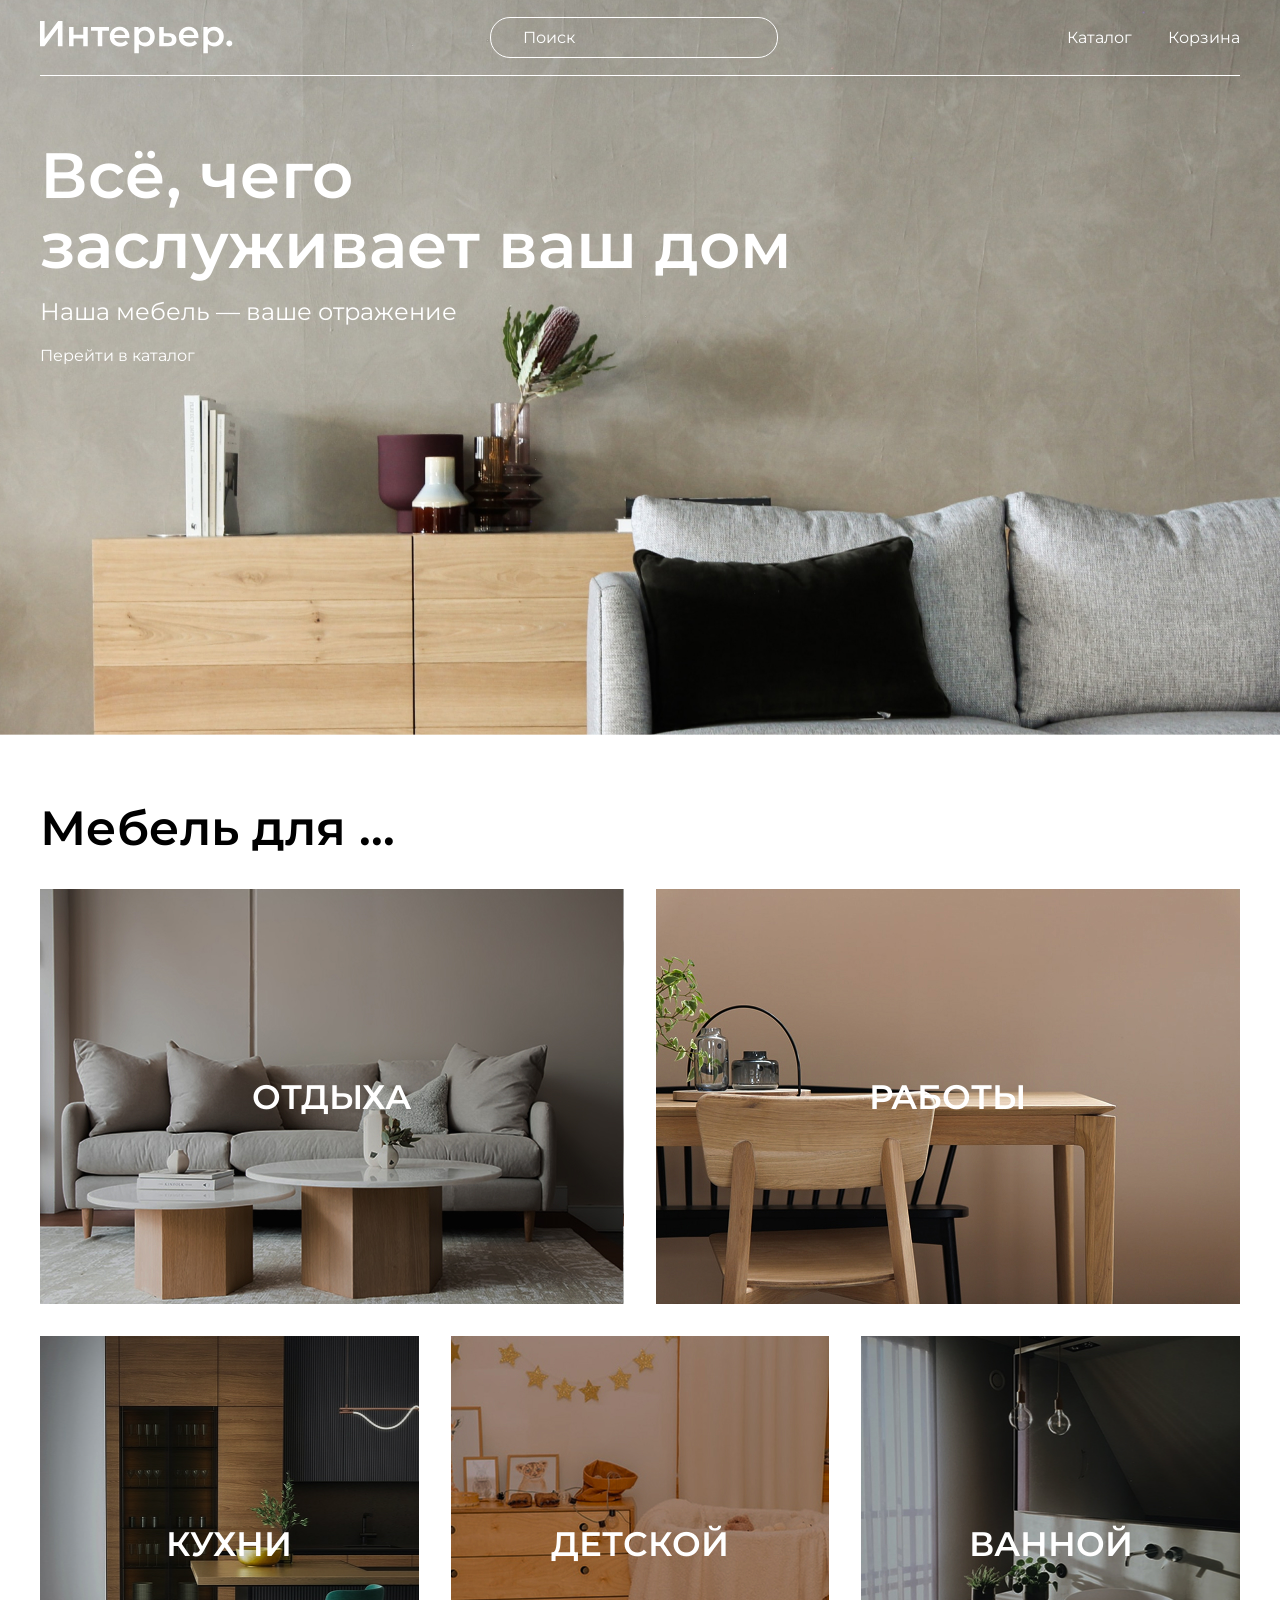
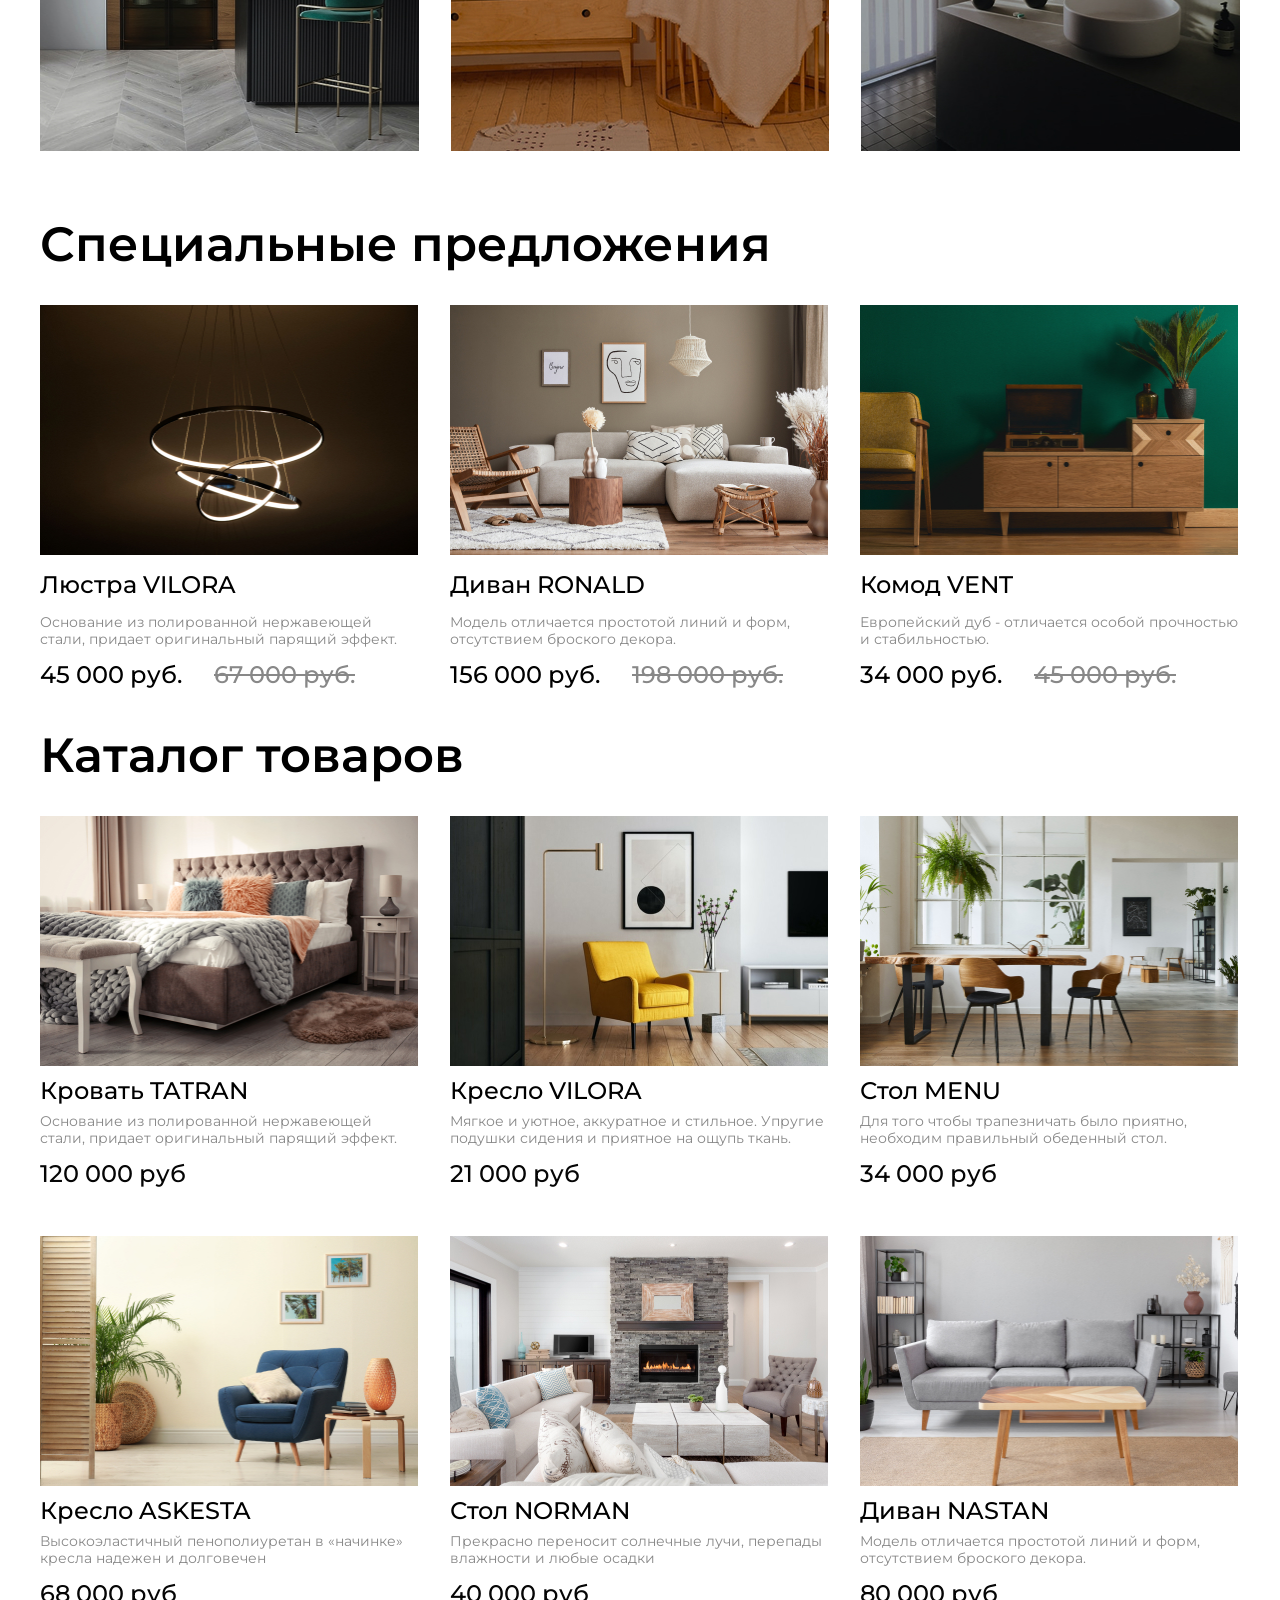
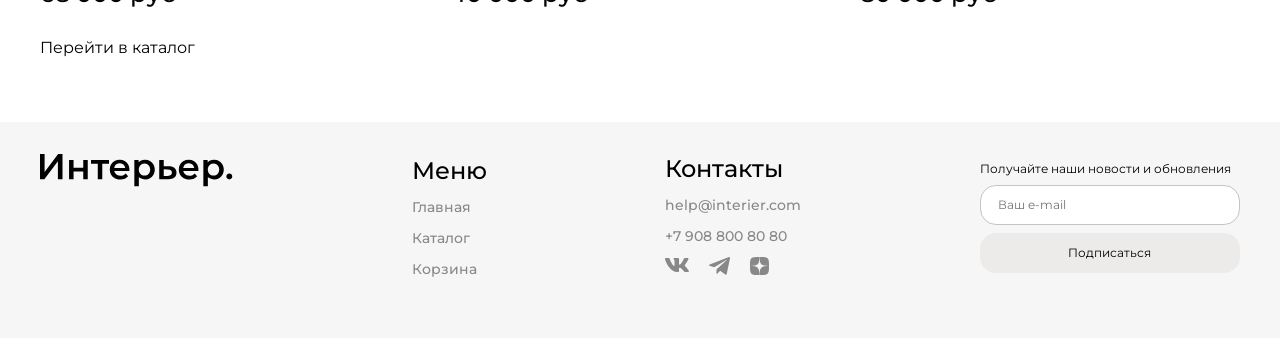
<file: index.html>
<!DOCTYPE html>
<html lang="en">

<head>
    <meta charset="UTF-8">
    <meta name="viewport" content="width=device-width, initial-scale=1.0">
    <title>Магазин</title>
    <link rel="stylesheet" href="style.css">
    <link rel="preconnect" href="https://fonts.googleapis.com">
    <link rel="preconnect" href="https://fonts.gstatic.com" crossorigin>
    <link href="https://fonts.googleapis.com/css2?family=Montserrat:ital,wght@0,100..900;1,100..900&display=swap"
        rel="stylesheet">
</head>

<body class="body">
    <article class="center"
        style="background-image: url(./img/img-index/Rectangle_15.jpg); background-position:center; background-repeat: no-repeat; background-size: cover;">
        <header class="header">
            <img src="img/img-index/logo.svg" alt="логотип кампании" class="header__img">
            <input type="text" class="input" placeholder="Поиск">
            <nav class="header__nav">
                <a class="header__link" href="catalog.html">Каталог</a>
                <a class="header__link" href="cart.html">Корзина</a>
            </nav>
            <div class="header__nav-mob">
                <a href="#"><svg width="16" height="16" viewBox="0 0 16 16" fill="none"
                        xmlns="http://www.w3.org/2000/svg">
                        <path
                            d="M6.33569 0.103333C7.97081 0.0528479 9.56397 0.626612 10.7908 1.7088C12.0177 2.79117 12.7864 4.30064 12.9402 5.9295C13.0911 7.52844 12.6358 9.12315 11.6707 10.4041L15.0046 13.7371C15.0874 13.8199 15.1532 13.9181 15.198 14.0262C15.2428 14.1344 15.2664 14.2508 15.2664 14.368C15.2663 14.4851 15.2428 14.6016 15.198 14.7098C15.1532 14.8179 15.0874 14.9161 15.0046 14.9988C14.9219 15.0816 14.8237 15.1474 14.7156 15.1922C14.6073 15.237 14.4909 15.2596 14.3738 15.2596C14.2566 15.2596 14.1402 15.237 14.032 15.1922C13.9239 15.1474 13.8257 15.0816 13.7429 14.9988L10.4099 11.6649C9.12912 12.6326 7.5328 13.0893 5.93237 12.9393C4.30231 12.7863 2.79181 12.0177 1.70874 10.7899C0.62567 9.56202 0.0515812 7.9673 0.103271 6.33087C0.155085 4.69428 0.829358 3.13824 1.98804 1.98126C3.14566 0.82533 4.70053 0.153931 6.33569 0.103333ZM6.54565 1.909C5.31897 1.91399 4.14353 2.40292 3.27612 3.27032C2.40875 4.13773 1.91979 5.31319 1.91479 6.53986C1.90986 7.76646 2.3895 8.94574 3.24976 9.82013C3.68015 10.2575 4.19306 10.6052 4.75854 10.8436C5.32421 11.0819 5.93183 11.2063 6.54565 11.2088C7.15929 11.2113 7.76729 11.0918 8.33472 10.8582C8.90228 10.6245 9.41826 10.2805 9.85229 9.8465C10.2863 9.41245 10.6303 8.8965 10.864 8.32892C11.0977 7.76149 11.2171 7.1535 11.2146 6.53986C11.2121 5.92603 11.0877 5.31841 10.8494 4.75275C10.611 4.18724 10.2633 3.67437 9.82593 3.24396C8.95152 2.38368 7.77229 1.90404 6.54565 1.909Z"
                            fill="white" stroke="white" stroke-width="0.2" />
                    </svg>
                </a>
                <a href="catalog.html"><svg width="20" height="20" viewBox="0 0 20 20" fill="none"
                        xmlns="http://www.w3.org/2000/svg">
                        <rect width="4.57143" height="4.57143" fill="white" />
                        <rect y="7.31427" width="4.57143" height="4.57143" fill="white" />
                        <rect y="14.6285" width="4.57143" height="4.57143" fill="white" />
                        <rect x="7.31348" y="7.31427" width="4.57143" height="4.57143" fill="white" />
                        <rect x="7.31348" y="14.6285" width="4.57143" height="4.57143" fill="white" />
                        <rect x="7.31348" width="4.57143" height="4.57143" fill="white" />
                        <rect x="14.6279" y="7.31427" width="4.57143" height="4.57143" fill="white" />
                        <rect x="14.6279" y="14.6285" width="4.57143" height="4.57143" fill="white" />
                        <rect x="14.6279" width="4.57143" height="4.57143" fill="white" />
                    </svg>
                </a>
                <a href="cart.html"><svg width="19" height="17" viewBox="0 0 19 17" fill="none"
                        xmlns="http://www.w3.org/2000/svg">
                        <path
                            d="M11.4579 16.6667C12.0105 16.6667 12.5404 16.4472 12.9311 16.0565C13.3218 15.6658 13.5413 15.1359 13.5413 14.5833C13.5413 14.0308 13.3218 13.5009 12.9311 13.1102C12.5404 12.7195 12.0105 12.5 11.4579 12.5C10.9054 12.5 10.3755 12.7195 9.98478 13.1102C9.59408 13.5009 9.37459 14.0308 9.37459 14.5833C9.37459 15.1359 9.59408 15.6658 9.98478 16.0565C10.3755 16.4472 10.9054 16.6667 11.4579 16.6667ZM4.16626 16.6667C4.71879 16.6667 5.24869 16.4472 5.63939 16.0565C6.0301 15.6658 6.24959 15.1359 6.24959 14.5833C6.24959 14.0308 6.0301 13.5009 5.63939 13.1102C5.24869 12.7195 4.71879 12.5 4.16626 12.5C3.61372 12.5 3.08382 12.7195 2.69312 13.1102C2.30242 13.5009 2.08292 14.0308 2.08292 14.5833C2.08292 15.1359 2.30242 15.6658 2.69312 16.0565C3.08382 16.4472 3.61372 16.6667 4.16626 16.6667ZM17.7475 2.00312C18.0075 1.99474 18.2541 1.88554 18.4351 1.69863C18.6161 1.51171 18.7173 1.26174 18.7173 1.00156C18.7173 0.741387 18.6161 0.491411 18.4351 0.304497C18.2541 0.117584 18.0075 0.0083873 17.7475 0H16.5485C15.609 0 14.7965 0.652083 14.5923 1.56875L13.2871 7.44583C13.0829 8.3625 12.2704 9.01458 11.3308 9.01458H3.50584L2.00376 3.00417H11.7381C11.9957 2.99241 12.2389 2.88181 12.417 2.69537C12.5951 2.50892 12.6945 2.26099 12.6945 2.00312C12.6945 1.74526 12.5951 1.49733 12.417 1.31088C12.2389 1.12444 11.9957 1.01384 11.7381 1.00208H2.00376C1.69924 1.00199 1.39871 1.07133 1.12502 1.20483C0.851328 1.33832 0.611673 1.53246 0.424274 1.77248C0.236876 2.01251 0.106667 2.29209 0.0435467 2.59C-0.0195751 2.8879 -0.0139446 3.19627 0.0600071 3.49167L1.56209 9.5C1.67038 9.93354 1.92052 10.3184 2.27272 10.5934C2.62493 10.8684 3.05898 11.0178 3.50584 11.0177H11.3308C12.2425 11.0178 13.127 10.707 13.8381 10.1366C14.5493 9.56612 15.0446 8.77019 15.2423 7.88021L16.5485 2.00312H17.7475Z"
                            fill="white" />
                    </svg>
                </a>
            </div>
        </header>
        <article class="hero">
            <h1 class="hero__title hero__title_idents">Всё, чего<br> заслуживает ваш дом </h1>
            <p class="hero__text">Наша мебель — ваше отражение</p>
            <a href="catalog.html" class="hero__link">Перейти в каталог</a>
        </article>
    </article>

    <section class="nav">
        <h2 class="nav__title center">Мебель для ... </h2>
        <div class="for center">
            <div class="for__item for__img1 for__item_big">ОТДЫХА</div>
            <div class="for__item for__img2 for__item_big">РАБОТЫ</div>
            <div class="for__item for__img3">КУХНИ</div>
            <div class="for__item for__img4">ДЕТСКОЙ</div>
            <div class="for__item for__img5">ВАННОЙ</div>
        </div>
    </section>

    <section class="special">
        <h2 class="special__title center">Специальные предложения </h2>
        <div class="special__display center">
            <article class="product">
                <img src="img/img-index/Rectangle_22.jpg" alt="Красивое кресло" class="product__img">
                <h3 class="product__title">Люстра VILORA</h3>
                <p class="product__description">Основание из полированной нержавеющей стали, придает оригинальный
                    парящий
                    эффект.</p>
                <div class="product__price price">
                    <p>45 000 руб.</p>
                    <p class="product__sale"> 67 000 руб.</p>
                </div>
            </article>
            <article class="product">
                <img src="./img/img-index/Rectangle_23.jpg" alt="#" class="product__img">
                <h3 class="product__title">Диван RONALD</h3>
                <p class="product__description">Модель отличается простотой линий и форм, отсутствием броского декора.
                </p>
                <div class="product__price price">
                    <p>156 000 руб.</p>
                    <p class="product__sale"> 198 000 руб.</p>
                </div>
            </article>
            <article class="product">
                <img src="./img/img-index/Rectangle_24.jpg" alt="#" class="product__img">
                <h3 class="product__title">Комод VENT</h3>
                <p class="product__description">Европейский дуб - отличается особой прочностью и стабильностью.</p>
                <div class="product__price price">
                    <p>34 000 руб.</p>
                    <p class="product__sale"> 45 000 руб.</p>
                </div>
            </article>
        </div>
    </section>

    <section class="catalog">
        <h2 class="catalog__title-zag center">Каталог товаров</h2>
        <div class="catalog__dispey center">
            <article class="catalog__product">
                <img src="./img/img-index/Rectangle_22_(2).jpg" alt="" class="catalog__img">
                <h3 class="catalog__product-title">Кровать TATRAN</h3>
                <p class="catalog__product-description">Основание из полированной нержавеющей стали, придает
                    оригинальный
                    парящий
                    эффект.</p>
                <p class="catalog__product-price">120 000 руб</p>
            </article>
            <article class="catalog__product">
                <img src="./img/img-index/Rectangle_23_(2).jpg" alt="" class="catalog__img">
                <h3 class="catalog__product-title">Кресло VILORA</h3>
                <p class="catalog__product-description">Мягкое и уютное, аккуратное и стильное. Упругие подушки сидения
                    и
                    приятное
                    на ощупь ткань.</p>
                <p class="catalog__product-price">21 000 руб</p>
            </article>
            <article class="catalog__product">
                <img src="./img/img-index/Rectangle_24_(2).jpg" alt="" class="catalog__img">
                <h3 class="catalog__product-title">Стол MENU</h3>
                <p class="catalog__product-description">Для того чтобы трапезничать было приятно, необходим правильный
                    обеденный
                    стол.</p>
                <p class="catalog__product-price">34 000 руб</p>
            </article>
            <article class="catalog__product">
                <img src="./img/img-index/Rectangle_22_(1).jpg" alt="" class="catalog__img">
                <h3 class="catalog__product-title">Кресло ASKESTA</h3>
                <p class="catalog__product-description">Высокоэластичный пенополиуретан в «начинке» кресла надежен и
                    долговечен</p>
                <p class="catalog__product-price">68 000 руб</p>
            </article>
            <article class="catalog__product">
                <img src="./img/img-index/Rectangle_23_(1).jpg" alt="" class="catalog__img">
                <h3 class="catalog__product-title">Стол NORMAN</h3>
                <p class="catalog__product-description">Прекрасно переносит солнечные лучи, перепады влажности и любые
                    осадки</p>
                <p class="catalog__product-price">40 000 руб</p>
            </article>
          <article class="catalog__product">
                <img src="./img/img-index/Rectangle_24_(1).jpg" alt="" class="catalog__img">
                <h3 class="catalog__product-title">Диван NASTAN</h3>
                <p class="catalog__product-description">Модель отличается простотой линий и форм, отсутствием броского
                    декора. </p>
                <p class="catalog__product-price">80 000 руб</p>
            </article>
        </div>
    </section>
    <div class="catalog center">
        <a href="catalog.html" class="catalog__link">Перейти в каталог</a>
    </div>
    <footer class="footer center">
        <img src="./img/img-index/interer..svg" alt="" class="footer__img">
        <div>
            <h4 class="footer__title">Меню</h4>
            <nav>
                <ul style="list-style-type: none;">
                    <li style="margin-top: 12px;"><a class="footer__link" href="index.html">Главная</a></li>
                    <li style="margin-top: 12px;"><a class="footer__link" href="catalog.html">Каталог</a></li>
                    <li style="margin-top: 12px;"><a class="footer__link" href="cart.html">Корзина</a></li>
                </ul>
            </nav>
        </div>
        <div class="footer__contacts">
            <h4 class="footer__title">Контакты</h4>
            <ul style="list-style-type: none;">
                <li style="margin-top: 12px;"><a href="mail:help@interier.com"
                        class="footer__link">help@interier.com</a></li>
                <li style="margin-top: 12px;"><a href="tel:+79088008080" class="footer__link">+7 908 800 80 80</a>
                </li>
            </ul>
            <div class="footer__svg">
                <a href="img/img-index/vk.svg" class="footer__svg-link"><svg width="24" height="14" viewBox="0 0 24 14" fill="none" xmlns="http://www.w3.org/2000/svg">
<path fill-rule="evenodd" clip-rule="evenodd" d="M23.45 0.948C23.616 0.402 23.45 0 22.655 0H20.03C19.362 0 19.054 0.347 18.887 0.73C18.887 0.73 17.552 3.926 15.661 6.002C15.049 6.604 14.771 6.795 14.437 6.795C14.27 6.795 14.019 6.604 14.019 6.057V0.948C14.019 0.292 13.835 0 13.279 0H9.151C8.734 0 8.483 0.304 8.483 0.593C8.483 1.214 9.429 1.358 9.526 3.106V6.904C9.526 7.737 9.373 7.888 9.039 7.888C8.149 7.888 5.984 4.677 4.699 1.003C4.45 0.288 4.198 0 3.527 0H0.9C0.15 0 0 0.347 0 0.73C0 1.412 0.89 4.8 4.145 9.281C6.315 12.341 9.37 14 12.153 14C13.822 14 14.028 13.632 14.028 12.997V10.684C14.028 9.947 14.186 9.8 14.715 9.8C15.105 9.8 15.772 9.992 17.33 11.467C19.11 13.216 19.403 14 20.405 14H23.03C23.78 14 24.156 13.632 23.94 12.904C23.702 12.18 22.852 11.129 21.725 9.882C21.113 9.172 20.195 8.407 19.916 8.024C19.527 7.533 19.638 7.314 19.916 6.877C19.916 6.877 23.116 2.451 23.449 0.948H23.45Z" fill="#888888"/>
</svg>
</a>
                <a href="img/img-index/telegram.svg" class="footer__svg-link"><svg width="21" height="18" viewBox="0 0 21 18" fill="none" xmlns="http://www.w3.org/2000/svg">
<path d="M19.2952 0.200894L0.690181 7.4125C-0.0585179 7.74834 -0.311748 8.42087 0.50922 8.78587L5.28221 10.3105L16.8227 3.14143C17.4528 2.69136 18.0979 2.81137 17.5428 3.30647L7.63109 12.3272L7.31974 16.1448C7.60812 16.7342 8.13615 16.737 8.47297 16.444L11.2152 13.8359L15.9117 17.3709C17.0025 18.02 17.596 17.6011 17.8307 16.4114L20.9112 1.74952C21.231 0.285058 20.6856 -0.360199 19.2952 0.200894Z" fill="#888888"/>
</svg>
</a>
                <a href="img/img-index/dzen.svg" class="footer__svg-link"><svg width="19" height="18" viewBox="0 0 19 18" fill="none" xmlns="http://www.w3.org/2000/svg">
<path d="M11.3321 10.7357C9.83929 12.195 9.73071 14.0143 9.60178 18C13.5239 18 16.2314 17.9871 17.6293 16.7014C18.9864 15.3771 19 12.69 19 9.09643C14.7929 9.225 12.8725 9.32143 11.3321 10.7357ZM0 9.09643C0 12.69 0.0135714 15.3771 1.37071 16.7014C2.76857 17.9871 5.47607 18 9.39821 18C9.2625 14.0143 9.16071 12.195 7.66786 10.7357C6.1275 9.32143 4.20714 9.21857 0 9.09643ZM9.39821 0C5.48286 0 2.76857 0.0128571 1.37071 1.29857C0.0135714 2.62286 0 5.31 0 8.90357C4.20714 8.775 6.1275 8.67857 7.66786 7.26429C9.16071 5.805 9.26929 3.98571 9.39821 0ZM11.3321 7.26429C9.83929 5.805 9.73071 3.98571 9.60178 0C13.5239 0 16.2314 0.0128571 17.6293 1.29857C18.9864 2.62286 19 5.31 19 8.90357C14.7929 8.775 12.8725 8.67857 11.3321 7.26429Z" fill="#888888"/>
</svg>
</a>
            </div>
        </div>
        <div>
            <form action="#" class="form">
                <p class="form__text">Получайте наши новости и обновления </p>
                <input placeholder="Ваш e-mail" type="email" class="form__entrance">
                <button class="form__btn">Подписаться</button>
            </form>
        </div>
    </footer>
</body>

</html>
</file>
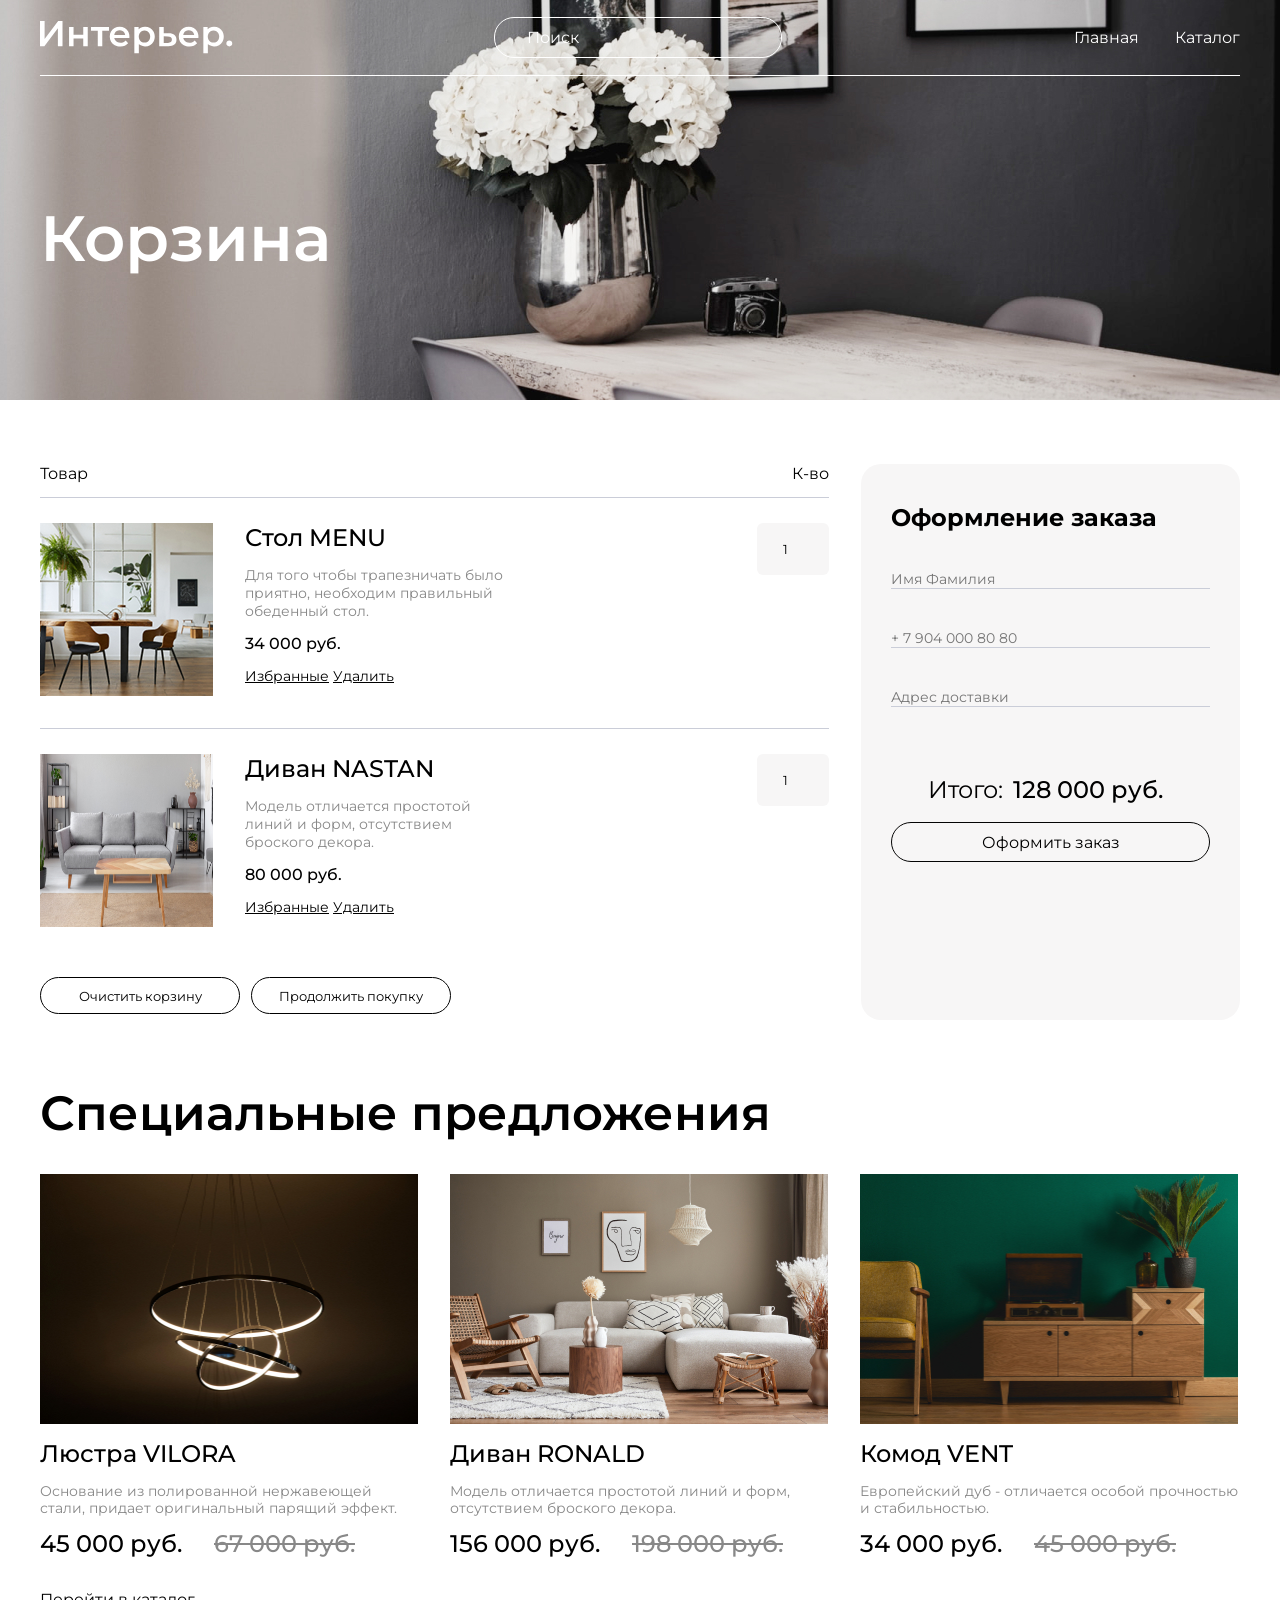
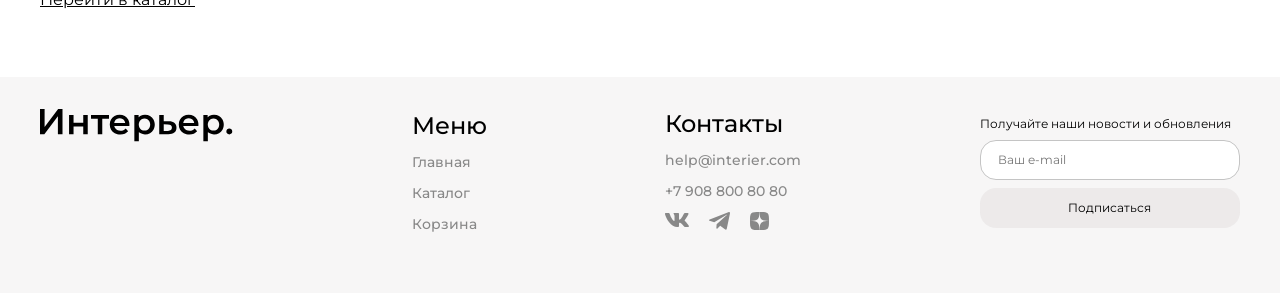
<file: cart.html>
<!DOCTYPE html>
<html lang="en">

<head>
    <meta charset="UTF-8">
    <meta name="viewport" content="width=device-width, initial-scale=1.0">
    <title>Магазин</title>
    <link rel="stylesheet" href="./style.css">
    <link rel="preconnect" href="https://fonts.googleapis.com">
    <link rel="preconnect" href="https://fonts.gstatic.com" crossorigin>
    <link href="https://fonts.googleapis.com/css2?family=Montserrat:ital,wght@0,100..900;1,100..900&display=swap"
        rel="stylesheet">
</head>

<body class="body">
    <div class="top-cart center">
        <header class="header">
            <img src="img/img-index/logo.svg" alt="логотип кампании" class="header__img">
            <input type="text" class="input" placeholder="Поиск">
            <nav class="header__nav">
                <a class="header__link" href="index.html">Главная</a>
                <a class="header__link" href="catalog.html">Каталог</a>
            </nav>
            <div class="header__nav-mob">
                <a href="#"><svg width="16" height="16" viewBox="0 0 16 16" fill="none"
                        xmlns="http://www.w3.org/2000/svg">
                        <path
                            d="M6.33569 0.103333C7.97081 0.0528479 9.56397 0.626612 10.7908 1.7088C12.0177 2.79117 12.7864 4.30064 12.9402 5.9295C13.0911 7.52844 12.6358 9.12315 11.6707 10.4041L15.0046 13.7371C15.0874 13.8199 15.1532 13.9181 15.198 14.0262C15.2428 14.1344 15.2664 14.2508 15.2664 14.368C15.2663 14.4851 15.2428 14.6016 15.198 14.7098C15.1532 14.8179 15.0874 14.9161 15.0046 14.9988C14.9219 15.0816 14.8237 15.1474 14.7156 15.1922C14.6073 15.237 14.4909 15.2596 14.3738 15.2596C14.2566 15.2596 14.1402 15.237 14.032 15.1922C13.9239 15.1474 13.8257 15.0816 13.7429 14.9988L10.4099 11.6649C9.12912 12.6326 7.5328 13.0893 5.93237 12.9393C4.30231 12.7863 2.79181 12.0177 1.70874 10.7899C0.62567 9.56202 0.0515812 7.9673 0.103271 6.33087C0.155085 4.69428 0.829358 3.13824 1.98804 1.98126C3.14566 0.82533 4.70053 0.153931 6.33569 0.103333ZM6.54565 1.909C5.31897 1.91399 4.14353 2.40292 3.27612 3.27032C2.40875 4.13773 1.91979 5.31319 1.91479 6.53986C1.90986 7.76646 2.3895 8.94574 3.24976 9.82013C3.68015 10.2575 4.19306 10.6052 4.75854 10.8436C5.32421 11.0819 5.93183 11.2063 6.54565 11.2088C7.15929 11.2113 7.76729 11.0918 8.33472 10.8582C8.90228 10.6245 9.41826 10.2805 9.85229 9.8465C10.2863 9.41245 10.6303 8.8965 10.864 8.32892C11.0977 7.76149 11.2171 7.1535 11.2146 6.53986C11.2121 5.92603 11.0877 5.31841 10.8494 4.75275C10.611 4.18724 10.2633 3.67437 9.82593 3.24396C8.95152 2.38368 7.77229 1.90404 6.54565 1.909Z"
                            fill="white" stroke="white" stroke-width="0.2" />
                    </svg>
                </a>
                <a href="catalog.html"><svg width="20" height="20" viewBox="0 0 20 20" fill="none"
                        xmlns="http://www.w3.org/2000/svg">
                        <rect width="4.57143" height="4.57143" fill="white" />
                        <rect y="7.31427" width="4.57143" height="4.57143" fill="white" />
                        <rect y="14.6285" width="4.57143" height="4.57143" fill="white" />
                        <rect x="7.31348" y="7.31427" width="4.57143" height="4.57143" fill="white" />
                        <rect x="7.31348" y="14.6285" width="4.57143" height="4.57143" fill="white" />
                        <rect x="7.31348" width="4.57143" height="4.57143" fill="white" />
                        <rect x="14.6279" y="7.31427" width="4.57143" height="4.57143" fill="white" />
                        <rect x="14.6279" y="14.6285" width="4.57143" height="4.57143" fill="white" />
                        <rect x="14.6279" width="4.57143" height="4.57143" fill="white" />
                    </svg>
                </a>
                <a href="cart.html"><svg width="19" height="17" viewBox="0 0 19 17" fill="none"
                        xmlns="http://www.w3.org/2000/svg">
                        <path
                            d="M11.4579 16.6667C12.0105 16.6667 12.5404 16.4472 12.9311 16.0565C13.3218 15.6658 13.5413 15.1359 13.5413 14.5833C13.5413 14.0308 13.3218 13.5009 12.9311 13.1102C12.5404 12.7195 12.0105 12.5 11.4579 12.5C10.9054 12.5 10.3755 12.7195 9.98478 13.1102C9.59408 13.5009 9.37459 14.0308 9.37459 14.5833C9.37459 15.1359 9.59408 15.6658 9.98478 16.0565C10.3755 16.4472 10.9054 16.6667 11.4579 16.6667ZM4.16626 16.6667C4.71879 16.6667 5.24869 16.4472 5.63939 16.0565C6.0301 15.6658 6.24959 15.1359 6.24959 14.5833C6.24959 14.0308 6.0301 13.5009 5.63939 13.1102C5.24869 12.7195 4.71879 12.5 4.16626 12.5C3.61372 12.5 3.08382 12.7195 2.69312 13.1102C2.30242 13.5009 2.08292 14.0308 2.08292 14.5833C2.08292 15.1359 2.30242 15.6658 2.69312 16.0565C3.08382 16.4472 3.61372 16.6667 4.16626 16.6667ZM17.7475 2.00312C18.0075 1.99474 18.2541 1.88554 18.4351 1.69863C18.6161 1.51171 18.7173 1.26174 18.7173 1.00156C18.7173 0.741387 18.6161 0.491411 18.4351 0.304497C18.2541 0.117584 18.0075 0.0083873 17.7475 0H16.5485C15.609 0 14.7965 0.652083 14.5923 1.56875L13.2871 7.44583C13.0829 8.3625 12.2704 9.01458 11.3308 9.01458H3.50584L2.00376 3.00417H11.7381C11.9957 2.99241 12.2389 2.88181 12.417 2.69537C12.5951 2.50892 12.6945 2.26099 12.6945 2.00312C12.6945 1.74526 12.5951 1.49733 12.417 1.31088C12.2389 1.12444 11.9957 1.01384 11.7381 1.00208H2.00376C1.69924 1.00199 1.39871 1.07133 1.12502 1.20483C0.851328 1.33832 0.611673 1.53246 0.424274 1.77248C0.236876 2.01251 0.106667 2.29209 0.0435467 2.59C-0.0195751 2.8879 -0.0139446 3.19627 0.0600071 3.49167L1.56209 9.5C1.67038 9.93354 1.92052 10.3184 2.27272 10.5934C2.62493 10.8684 3.05898 11.0178 3.50584 11.0177H11.3308C12.2425 11.0178 13.127 10.707 13.8381 10.1366C14.5493 9.56612 15.0446 8.77019 15.2423 7.88021L16.5485 2.00312H17.7475Z"
                            fill="white" />
                    </svg>
                </a>
            </div>
        </header>
        <article class="heading">
            <h1 class="heading__cart">Корзина</h1>
        </article>
    </div>


    <div class="cart center">
        <div class="cart__content">
            <div class="cart__name-box">
                <p>Товар</p>
                <p>К-во</p>
            </div>
            <div class="cart__item">
                <div class="cart__left">
                    <img class="cart__left-img" src="./img/img-cart/cart-1.jpg" alt="#">
                    <div class="cart__info">
                        <h2 class="cart__weight">Стол MENU</h2>
                        <p class="cart__grey-text">Для того чтобы трапезничать было приятно, необходим правильный
                            обеденный стол.</p>
                        <p class="cart__cost">34 000 руб.</p>
                        <div class="cart__link">
                            <a class="cart__link-black" href="#">Избранные</a>
                            <a class="cart__link-black" href="#">Удалить</a>
                        </div>
                    </div>

                </div>
                <input class="cart__input" type="number" value="1" min="1">
            </div>
            <div class="cart__item">
                <div class="cart__left">
                    <img class="cart__left-img" src="./img/img-cart/cart-2.jpg" alt="#">
                    <div class="cart__info">
                        <h2 class="cart__weight">Диван NASTAN</h2>
                        <p class="cart__grey-text">Модель отличается простотой линий и форм, отсутствием броского
                            декора.</p>
                        <p class="cart__cost">80 000 руб.</p>
                        <div class="cart__link">
                            <a class="cart__link-black" href="#">Избранные</a>
                            <a class="cart__link-black" href="#">Удалить</a>
                        </div>
                    </div>

                </div>
                <input class="cart__input" type="number" value="1" min="1">
            </div>
            <div class="cart__poz">
                <button class="cart__btn">Очистить корзину</button>
                <button class="cart__btn">Продолжить покупку</button>
            </div>

        </div>
        <form class="cart__form">
            <div>
                <h3 class="cart__titel">Оформление заказа</h3>
            </div>
            <div class="cart__contact">
                <input type="text" name="parameters" id="name" class="cart__parameters" placeholder="Имя Фамилия">
                <input type="text" name="parameters" id="phone" class="cart__parameters" placeholder="+ 7 904 000 80 80">
                <input type="text" name="parameters" id="deliveriAddress" class="cart__parameters" placeholder="Адрес доставки">
            </div>
            <div class="cart__verdict">
                <p class="cart__itog">Итого: </p>
                <p class="cart__itog cart__itog_pruce"> 128 000 руб.</p>
            </div>
            <button class="cart__btn-form">Оформить заказ </button>
        </form>
    </div>

    <section class="special center">
        <h2 class="special__title">Специальные предложения </h2>
        <div class="special__display">
            <article class="product">
                <img src="img/img-index/Rectangle_22.jpg" alt="Красивое кресло" class="product__img">
                <h3 class="product__title">Люстра VILORA</h3>
                <p class="product__description">Основание из полированной нержавеющей стали, придает оригинальный
                    парящий
                    эффект.</p>
                <div class="product__price">
                    <p>45 000 руб.</p>
                    <p class="product__sale">67 000 руб.</p>
                </div>
            </article>
            <article class="product">
                <img src="./img/img-index/Rectangle_23.jpg" alt="#" class="product__img">
                <h3 class="product__title">Диван RONALD</h3>
                <p class="product__description">Модель отличается простотой линий и форм, отсутствием броского декора.
                </p>
                <div class="product__price">
                    <p>156 000 руб.</p>
                    <p class="product__sale">198 000 руб.</p>
                </div>
            </article>
            <article class="product">
                <img src="./img/img-index/Rectangle_24.jpg" alt="#" class="product__img">
                <h3 class="product__title">Комод VENT</h3>
                <p class="product__description">Европейский дуб - отличается особой прочностью и стабильностью.</p>
                <div class="product__price">
                    <p>34 000 руб.</p>
                    <p class="product__sale">45 000 руб.</p>
                </div>
            </article>
        </div>
    </section>
    <div class="dop">
        <div class="dop__product center">
            <a class="dop__text" href="catalog.html">Перейти в каталог</a>
        </div>
    </div>

    <footer class="footer center">
        <img src="./img/img-index/interer..svg" alt="" class="footer__img">
        <div>
            <h4 class="footer__title">Меню</h4>
            <nav>
                <ul style="list-style-type: none;">
                    <li style="margin-top: 12px;"><a class="footer__link" href="index.html">Главная</a></li>
                    <li style="margin-top: 12px;"><a class="footer__link" href="catalog.html">Каталог</a></li>
                    <li style="margin-top: 12px;"><a class="footer__link" href="#">Корзина</a></li>
                </ul>
            </nav>
        </div>
        <div>
            <h4 class="footer__title">Контакты</h4>
            <ul style="list-style-type: none;">
                <li style="margin-top: 12px;"><a href="mail:help@interier.com"
                        class="footer__link">help@interier.com</a></li>
                <li style="margin-top: 12px;"><a href="tel:+79088008080" class="footer__link">+7 908 800 80 80</a>
                </li>
            </ul>
             <div class="footer__svg">
                <a href="img/img-index/vk.svg" class="footer__svg-link"><svg width="24" height="14" viewBox="0 0 24 14" fill="none" xmlns="http://www.w3.org/2000/svg">
<path fill-rule="evenodd" clip-rule="evenodd" d="M23.45 0.948C23.616 0.402 23.45 0 22.655 0H20.03C19.362 0 19.054 0.347 18.887 0.73C18.887 0.73 17.552 3.926 15.661 6.002C15.049 6.604 14.771 6.795 14.437 6.795C14.27 6.795 14.019 6.604 14.019 6.057V0.948C14.019 0.292 13.835 0 13.279 0H9.151C8.734 0 8.483 0.304 8.483 0.593C8.483 1.214 9.429 1.358 9.526 3.106V6.904C9.526 7.737 9.373 7.888 9.039 7.888C8.149 7.888 5.984 4.677 4.699 1.003C4.45 0.288 4.198 0 3.527 0H0.9C0.15 0 0 0.347 0 0.73C0 1.412 0.89 4.8 4.145 9.281C6.315 12.341 9.37 14 12.153 14C13.822 14 14.028 13.632 14.028 12.997V10.684C14.028 9.947 14.186 9.8 14.715 9.8C15.105 9.8 15.772 9.992 17.33 11.467C19.11 13.216 19.403 14 20.405 14H23.03C23.78 14 24.156 13.632 23.94 12.904C23.702 12.18 22.852 11.129 21.725 9.882C21.113 9.172 20.195 8.407 19.916 8.024C19.527 7.533 19.638 7.314 19.916 6.877C19.916 6.877 23.116 2.451 23.449 0.948H23.45Z" fill="#888888"/>
</svg>
</a>
                <a href="img/img-index/telegram.svg" class="footer__svg-link"><svg width="21" height="18" viewBox="0 0 21 18" fill="none" xmlns="http://www.w3.org/2000/svg">
<path d="M19.2952 0.200894L0.690181 7.4125C-0.0585179 7.74834 -0.311748 8.42087 0.50922 8.78587L5.28221 10.3105L16.8227 3.14143C17.4528 2.69136 18.0979 2.81137 17.5428 3.30647L7.63109 12.3272L7.31974 16.1448C7.60812 16.7342 8.13615 16.737 8.47297 16.444L11.2152 13.8359L15.9117 17.3709C17.0025 18.02 17.596 17.6011 17.8307 16.4114L20.9112 1.74952C21.231 0.285058 20.6856 -0.360199 19.2952 0.200894Z" fill="#888888"/>
</svg>
</a>
                <a href="img/img-index/dzen.svg" class="footer__svg-link"><svg width="19" height="18" viewBox="0 0 19 18" fill="none" xmlns="http://www.w3.org/2000/svg">
<path d="M11.3321 10.7357C9.83929 12.195 9.73071 14.0143 9.60178 18C13.5239 18 16.2314 17.9871 17.6293 16.7014C18.9864 15.3771 19 12.69 19 9.09643C14.7929 9.225 12.8725 9.32143 11.3321 10.7357ZM0 9.09643C0 12.69 0.0135714 15.3771 1.37071 16.7014C2.76857 17.9871 5.47607 18 9.39821 18C9.2625 14.0143 9.16071 12.195 7.66786 10.7357C6.1275 9.32143 4.20714 9.21857 0 9.09643ZM9.39821 0C5.48286 0 2.76857 0.0128571 1.37071 1.29857C0.0135714 2.62286 0 5.31 0 8.90357C4.20714 8.775 6.1275 8.67857 7.66786 7.26429C9.16071 5.805 9.26929 3.98571 9.39821 0ZM11.3321 7.26429C9.83929 5.805 9.73071 3.98571 9.60178 0C13.5239 0 16.2314 0.0128571 17.6293 1.29857C18.9864 2.62286 19 5.31 19 8.90357C14.7929 8.775 12.8725 8.67857 11.3321 7.26429Z" fill="#888888"/>
</svg>
</a>
            </div>    
        </div>
        <div>
            <form action="#" class="form">
                <p class="form__text">Получайте наши новости и обновления </p>
                <input placeholder="Ваш e-mail" type="email" class="form__entrance">
                <button class="form__btn">Подписаться</button>
            </form>
        </div>
    </footer>
</body>

</html>
</file>
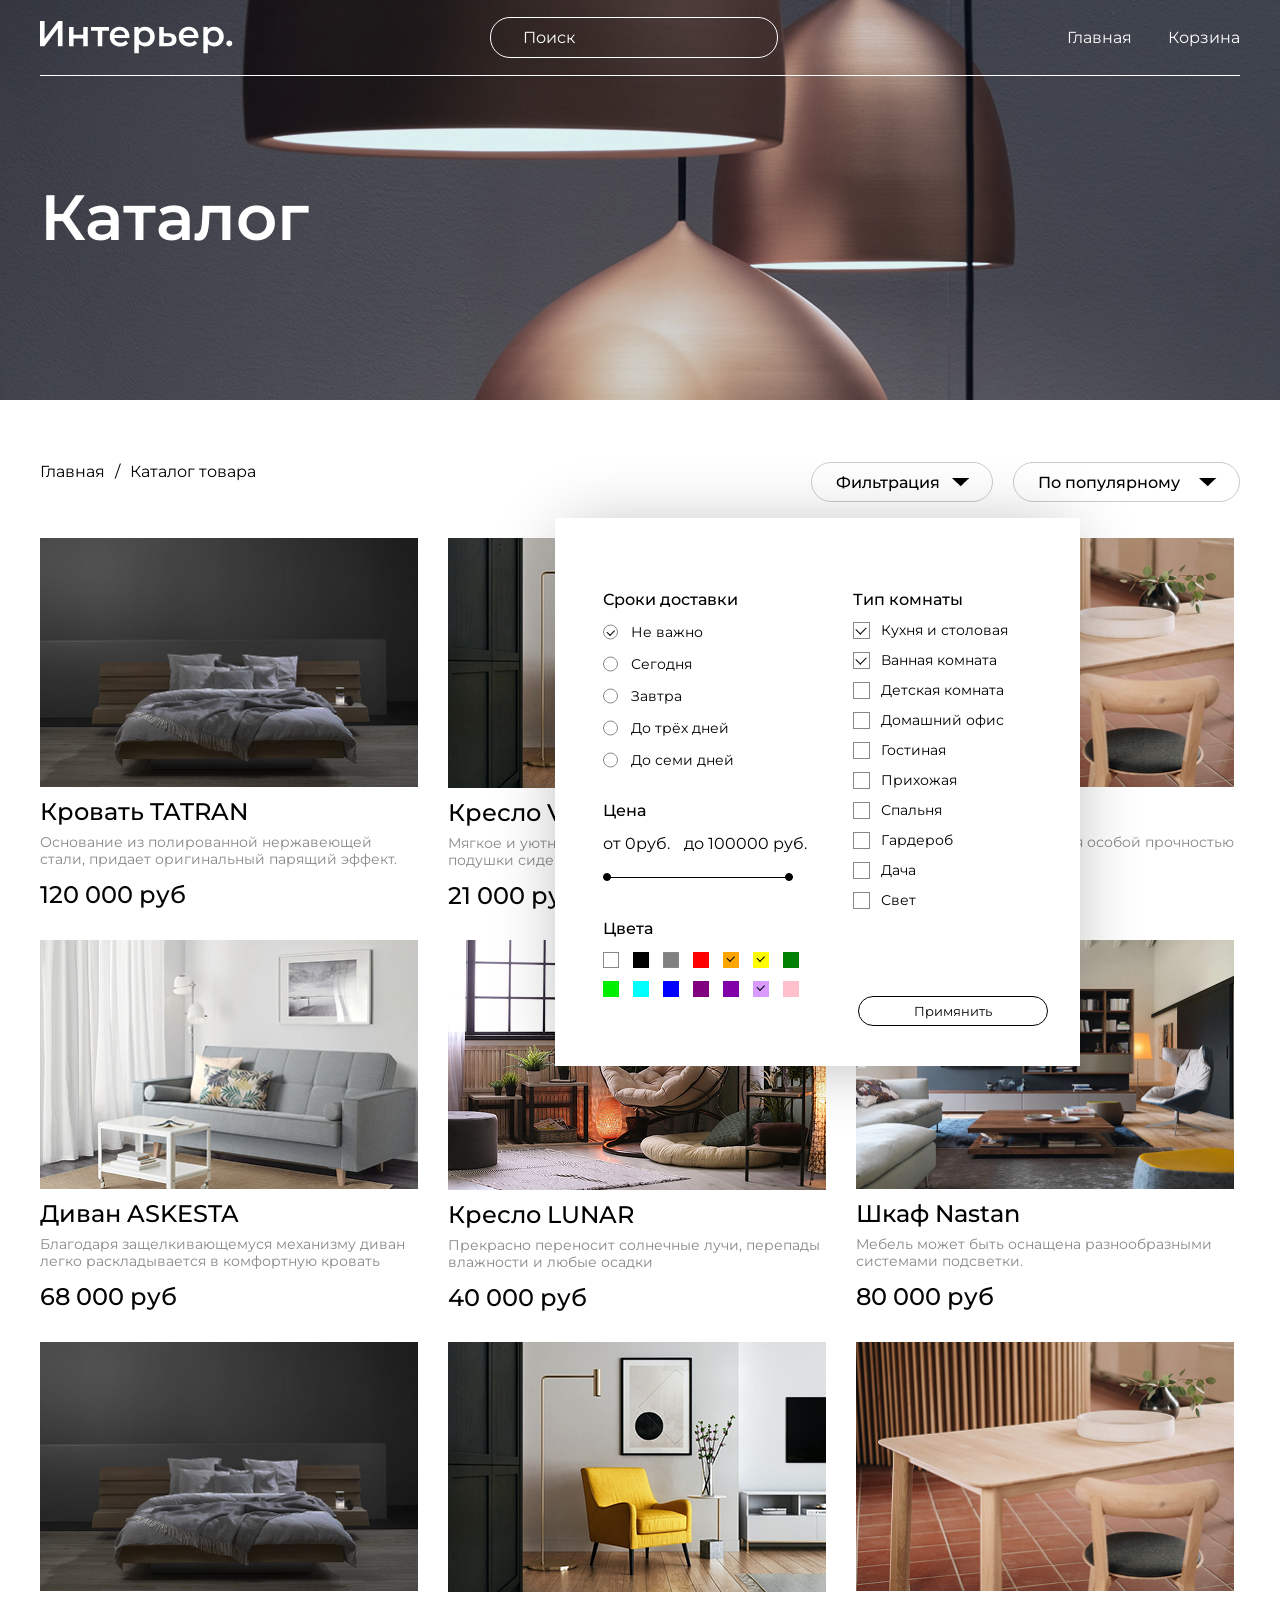
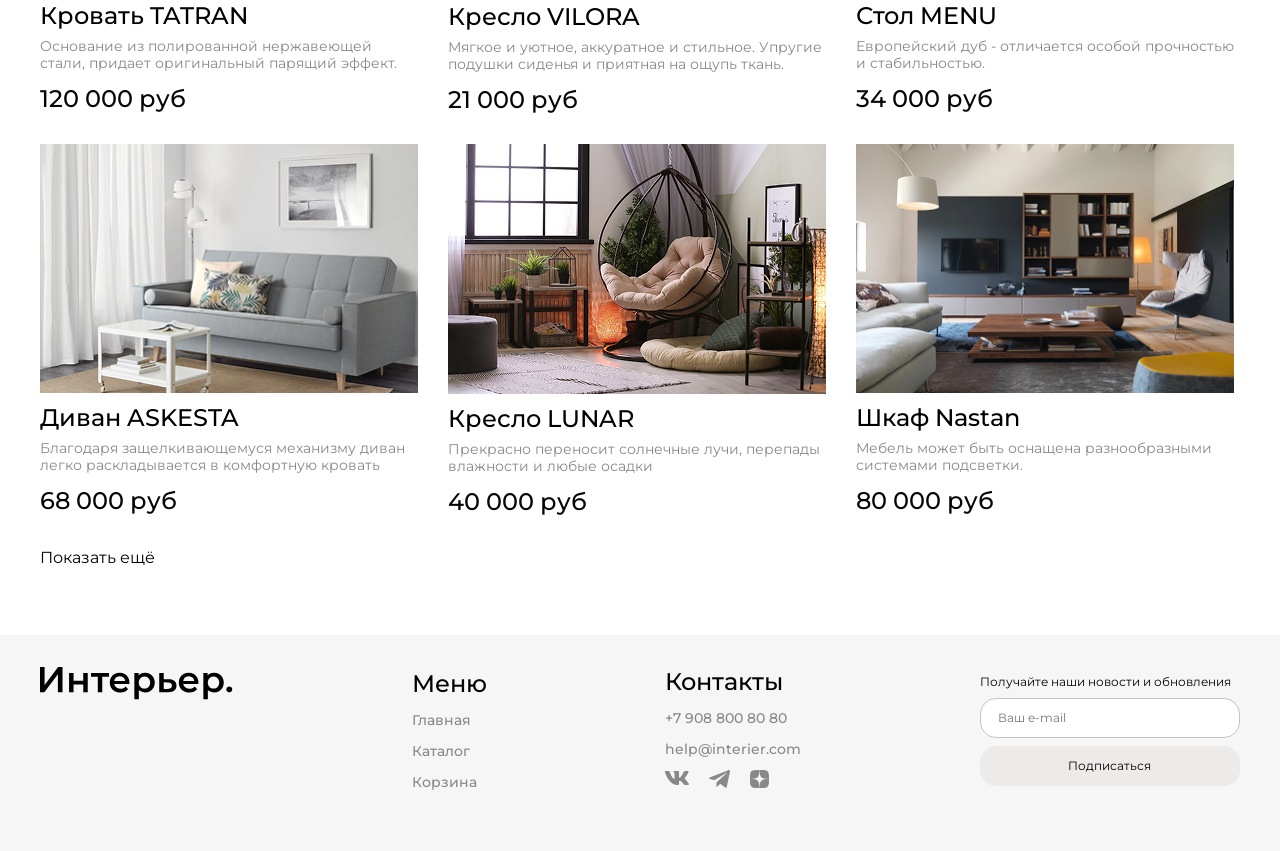
<file: catalog.html>
<!DOCTYPE html>
<html lang="en">

<head>
    <meta charset="UTF-8">
    <meta name="viewport" content="width=device-width, initial-scale=1.0">
    <title>Document</title>
    <link rel="stylesheet" href="style.css">
    <link rel="preconnect" href="https://fonts.googleapis.com">
    <link rel="preconnect" href="https://fonts.gstatic.com" crossorigin>
    <link href="https://fonts.googleapis.com/css2?family=Montserrat:ital,wght@0,100..900;1,100..900&display=swap"
        rel="stylesheet">
</head>

<body class="body">
    <section 
        style="background-image: url(./img/img-catalog/catalog-header.png);background-position:center; background-repeat:no-repeat; background-size:cover; height: 400px;"
        class="center">
        <header class="header">
            <img src="img/img-index/logo.svg" alt="логотип кампании" class="header__img">
            <input type="text" class="input" placeholder="Поиск">
            <nav class="header__nav">
                <a class="header__link" href="index.html">Главная</a>
                <a class="header__link" href="cart.html">Корзина</a>
            </nav>
            <div class="header__nav-mob">
                <a href="#"><svg width="16" height="16" viewBox="0 0 16 16" fill="none"
                        xmlns="http://www.w3.org/2000/svg">
                        <path
                            d="M6.33569 0.103333C7.97081 0.0528479 9.56397 0.626612 10.7908 1.7088C12.0177 2.79117 12.7864 4.30064 12.9402 5.9295C13.0911 7.52844 12.6358 9.12315 11.6707 10.4041L15.0046 13.7371C15.0874 13.8199 15.1532 13.9181 15.198 14.0262C15.2428 14.1344 15.2664 14.2508 15.2664 14.368C15.2663 14.4851 15.2428 14.6016 15.198 14.7098C15.1532 14.8179 15.0874 14.9161 15.0046 14.9988C14.9219 15.0816 14.8237 15.1474 14.7156 15.1922C14.6073 15.237 14.4909 15.2596 14.3738 15.2596C14.2566 15.2596 14.1402 15.237 14.032 15.1922C13.9239 15.1474 13.8257 15.0816 13.7429 14.9988L10.4099 11.6649C9.12912 12.6326 7.5328 13.0893 5.93237 12.9393C4.30231 12.7863 2.79181 12.0177 1.70874 10.7899C0.62567 9.56202 0.0515812 7.9673 0.103271 6.33087C0.155085 4.69428 0.829358 3.13824 1.98804 1.98126C3.14566 0.82533 4.70053 0.153931 6.33569 0.103333ZM6.54565 1.909C5.31897 1.91399 4.14353 2.40292 3.27612 3.27032C2.40875 4.13773 1.91979 5.31319 1.91479 6.53986C1.90986 7.76646 2.3895 8.94574 3.24976 9.82013C3.68015 10.2575 4.19306 10.6052 4.75854 10.8436C5.32421 11.0819 5.93183 11.2063 6.54565 11.2088C7.15929 11.2113 7.76729 11.0918 8.33472 10.8582C8.90228 10.6245 9.41826 10.2805 9.85229 9.8465C10.2863 9.41245 10.6303 8.8965 10.864 8.32892C11.0977 7.76149 11.2171 7.1535 11.2146 6.53986C11.2121 5.92603 11.0877 5.31841 10.8494 4.75275C10.611 4.18724 10.2633 3.67437 9.82593 3.24396C8.95152 2.38368 7.77229 1.90404 6.54565 1.909Z"
                            fill="white" stroke="white" stroke-width="0.2" />
                    </svg>
                </a>
                <a href="catalog.html"><svg width="20" height="20" viewBox="0 0 20 20" fill="none"
                        xmlns="http://www.w3.org/2000/svg">
                        <rect width="4.57143" height="4.57143" fill="white" />
                        <rect y="7.31427" width="4.57143" height="4.57143" fill="white" />
                        <rect y="14.6285" width="4.57143" height="4.57143" fill="white" />
                        <rect x="7.31348" y="7.31427" width="4.57143" height="4.57143" fill="white" />
                        <rect x="7.31348" y="14.6285" width="4.57143" height="4.57143" fill="white" />
                        <rect x="7.31348" width="4.57143" height="4.57143" fill="white" />
                        <rect x="14.6279" y="7.31427" width="4.57143" height="4.57143" fill="white" />
                        <rect x="14.6279" y="14.6285" width="4.57143" height="4.57143" fill="white" />
                        <rect x="14.6279" width="4.57143" height="4.57143" fill="white" />
                    </svg>
                </a>
                <a href="cart.html"><svg width="19" height="17" viewBox="0 0 19 17" fill="none"
                        xmlns="http://www.w3.org/2000/svg">
                        <path
                            d="M11.4579 16.6667C12.0105 16.6667 12.5404 16.4472 12.9311 16.0565C13.3218 15.6658 13.5413 15.1359 13.5413 14.5833C13.5413 14.0308 13.3218 13.5009 12.9311 13.1102C12.5404 12.7195 12.0105 12.5 11.4579 12.5C10.9054 12.5 10.3755 12.7195 9.98478 13.1102C9.59408 13.5009 9.37459 14.0308 9.37459 14.5833C9.37459 15.1359 9.59408 15.6658 9.98478 16.0565C10.3755 16.4472 10.9054 16.6667 11.4579 16.6667ZM4.16626 16.6667C4.71879 16.6667 5.24869 16.4472 5.63939 16.0565C6.0301 15.6658 6.24959 15.1359 6.24959 14.5833C6.24959 14.0308 6.0301 13.5009 5.63939 13.1102C5.24869 12.7195 4.71879 12.5 4.16626 12.5C3.61372 12.5 3.08382 12.7195 2.69312 13.1102C2.30242 13.5009 2.08292 14.0308 2.08292 14.5833C2.08292 15.1359 2.30242 15.6658 2.69312 16.0565C3.08382 16.4472 3.61372 16.6667 4.16626 16.6667ZM17.7475 2.00312C18.0075 1.99474 18.2541 1.88554 18.4351 1.69863C18.6161 1.51171 18.7173 1.26174 18.7173 1.00156C18.7173 0.741387 18.6161 0.491411 18.4351 0.304497C18.2541 0.117584 18.0075 0.0083873 17.7475 0H16.5485C15.609 0 14.7965 0.652083 14.5923 1.56875L13.2871 7.44583C13.0829 8.3625 12.2704 9.01458 11.3308 9.01458H3.50584L2.00376 3.00417H11.7381C11.9957 2.99241 12.2389 2.88181 12.417 2.69537C12.5951 2.50892 12.6945 2.26099 12.6945 2.00312C12.6945 1.74526 12.5951 1.49733 12.417 1.31088C12.2389 1.12444 11.9957 1.01384 11.7381 1.00208H2.00376C1.69924 1.00199 1.39871 1.07133 1.12502 1.20483C0.851328 1.33832 0.611673 1.53246 0.424274 1.77248C0.236876 2.01251 0.106667 2.29209 0.0435467 2.59C-0.0195751 2.8879 -0.0139446 3.19627 0.0600071 3.49167L1.56209 9.5C1.67038 9.93354 1.92052 10.3184 2.27272 10.5934C2.62493 10.8684 3.05898 11.0178 3.50584 11.0177H11.3308C12.2425 11.0178 13.127 10.707 13.8381 10.1366C14.5493 9.56612 15.0446 8.77019 15.2423 7.88021L16.5485 2.00312H17.7475Z"
                            fill="white" />
                    </svg>
                </a>
            </div>
        </header>
        <div class="catalogTop catalog">
            <p class="catalog__title catalog__title_cataloga">Каталог</p>
        </div>
    </section>
    <div class="sorting center">
        <div class="sorting__content">
            <div class="sorting__link">
                <a href="index.html" class="sorting__title">Главная</a>
                <p style="margin-left: 10px; margin-right: 10px;" class="sorting__title">/</p>
                <a href="#catalog__product" class="sorting__title">Каталог товара</a>
            </div>
            <div class="select"> 
                <section class="select__filter select__img" id="openFilterPanel">
                        <button type="button"style="border: 0;background: #fff;font-size: 16px;font-weight: 500;">Фильтрация</button>
                </section>


                <select class="select__filter select__img select__img_list">
                    <option value="По популярному">По популярному</option>
                    <option value="Сначала новые">Сначала новые</option>
                    <option value="Сначала старые">Сначала старые</option>
                </select>
                <form accept="#" class="GET" id="filterForm"> 
                    <div>
                        <div class="GET__filter" id="filterPanel">
                            <div class="GET__content GET__content_wrapper">
                                <div>
                                    <fieldset class=" GET__fieldset radio">
                                        <legend class="GET__titele">Сроки доставки</legend>

                                        <div class="GET__mar">
                                            <input checked type="radio" name="day" id="Nomatter" class="radio__input"><label
                                                for="Nomatter" class="radio__label">Не важно</label>
                                        </div>
                                        <div class=" GET__mar">
                                            <input type="radio" name="day" id="Today" class="radio__input"><label
                                                for="Today" class="radio__label">Сегодня</label>
                                        </div>
                                        <div class="GET__mar">
                                            <input type="radio" name="day" id="Tomorrow" class="radio__input">
                                            <label for="Tomorrow" class="radio__label">Завтра</label>
                                        </div>
                                        <div class="GET__mar">
                                            <input type="radio" name="day" id="three_days" class="radio__input">
                                            <label for="three_days" class="radio__label">До трёх дней</label>
                                        </div>
                                        <div class="GET__mar">
                                            <input type="radio" name="day" id="seven_days" class="radio__input">
                                            <label for="seven_days" class="radio__label">До семи дней</label>
                                        </div>
                                    </fieldset>
                                </div>

                                <fieldset class="GET__fieldset range">
                                    <legend class="GET__titele">Цена</legend>
                                    <div class="GET__horiz">
                                            <p>от 0руб.</p>
                                            <p>до 100000 руб.</p>
                                    </div>
                                    <div class="range__slider">
                                        <input type="range" name="range" id="slider0" min="1" max="100000" value="0"
                                            class="range__input">
                                        <input type="range" name="range" id="slider1" min="1" max="100000" value="100000"
                                            class="range__input">
                                    </div>
                                </fieldset>

                                <div>
                                    <fieldset class=" GET__fieldset">
                                        <legend class="GET__titele">Цвета</legend>
                                        <div class="GET__colorOptions">
                                            <div class="GET__checkbox GET__colorOptions-checkbox">
                                                <div><input class="GET__checkbox-input" type="checkbox" name="color"
                                                        id="white" >
                                                    <label class="GET__checkbox-label white" for="white"></label>
                                                </div>
                                                <div><input class="GET__checkbox-input" type="checkbox" name="color"
                                                        id="black"><label class="GET__checkbox-label black"
                                                        for="black"></label></div>
                                                <div><input class="GET__checkbox-input" type="checkbox" name="color"
                                                        id="grey"><label class="GET__checkbox-label grey"
                                                        for="grey"></label>
                                                </div>
                                                <div><input class="GET__checkbox-input" type="checkbox" name="color"
                                                        id="red"><label class="GET__checkbox-label red"
                                                        for="red"></label>
                                                </div>
                                                <div><input class="GET__checkbox-input" type="checkbox" name="color"
                                                        id="orenge" checked><label class="GET__checkbox-label orenge"
                                                        for="orenge"></label>
                                                </div>
                                                <div><input class="GET__checkbox-input" type="checkbox" name="color"
                                                        id="yellow" checked><label class="GET__checkbox-label yellow"
                                                        for="yellow"></label>
                                                </div>
                                                <div><input class="GET__checkbox-input" type="checkbox" name="color"
                                                        id="green"><label class="GET__checkbox-label green"
                                                        for="green"></label>
                                                </div>
                                            </div>
                                            <div class="GET__checkbox GET__colorOptions-checkbox">
                                                <div><input class="GET__checkbox-input" type="checkbox" name="color"
                                                        id="greenyellow"><label class="GET__checkbox-label greenyellow"
                                                        for="greenyellow"></label></div>
                                                <div><input class="GET__checkbox-input" type="checkbox" name="color"
                                                        id="cyan"><label class="GET__checkbox-label cyan"
                                                        for="cyan"></label>
                                                </div>
                                                <div><input class="GET__checkbox-input" type="checkbox" name="color"
                                                        id="blue"><label class="GET__checkbox-label blue"
                                                        for="blue"></label>
                                                </div>
                                                <div><input class="GET__checkbox-input" type="checkbox" name="color"
                                                        id="purple"><label class="GET__checkbox-label purple"
                                                        for="purple"></label></div>
                                                <div><input class="GET__checkbox-input" type="checkbox" name="color"
                                                        id="viole"><label class="GET__checkbox-label viole"
                                                        for="viole"></label></div>
                                                <div><input class="GET__checkbox-input" type="checkbox" name="color"
                                                        id="lavender" checked><label class="GET__checkbox-label lavender"
                                                        for="lavender"></label></div>
                                                <div><input class="GET__checkbox-input" type="checkbox" name="color"
                                                        id="pink"><label class="GET__checkbox-label pink"
                                                        for="pink"></label>
                                                </div>
                                            </div>
                                        </div>
                                    </fieldset>
                                </div>

                                <div>
                                    <fieldset class="GET__fieldset room">
                                        <label class="GET__titele">Тип комнаты</label>
                                        <div class="GET__pozit">
                                            <div class="GET__typeroom GET__typeroom_element"><input type="checkbox"
                                                    name="TypePoom" id="cookroom" class="inputroom" checked><label
                                                    for="cookroom" class="room__label">Кухня и столовая</label>
                                            </div>
                                            <div class="GET__typeroom GET__typeroom_element"><input type="checkbox"
                                                    name="TypePoom" id="bathroom" class="inputroom" checked><label
                                                    for="bathroom" class="room__label">Ванная комната</label>
                                            </div>
                                            <div class="GET__typeroom GET__typeroom_element"><input type="checkbox"
                                                    name="TypePoom" id="childrenroom" class="inputroom"><label
                                                    for="childrenroom" class="room__label">Детская комната</label>
                                            </div>
                                            <div class="GET__typeroom GET__typeroom_element"><input type="checkbox"
                                                    name="TypePoom" id="homeoffice" class="inputroom"><label
                                                    for="homeoffice" class="room__label">Домашний офис</label>
                                            </div>
                                            <div class="GET__typeroom GET__typeroom_element"><input type="checkbox"
                                                    name="TypePoom" id="livingroom" class="inputroom"><label
                                                    for="livingroom" class="room__label">Гостиная</label></div>
                                            <div class="GET__typeroom GET__typeroom_element"><input type="checkbox"
                                                    name="TypePoom" id="hallway" class="inputroom"><label for="hallway"
                                                    class="room__label">Прихожая</label>
                                            </div>
                                            <div class="GET__typeroom GET__typeroom_element"><input type="checkbox"
                                                    name="TypePoom" id="bedroom" class="inputroom"><label for="bedroom"
                                                    class="room__label">Спальня</label>
                                            </div>
                                            <div class="GET__typeroom GET__typeroom_element"><input type="checkbox"
                                                    name="TypePoom" id="wardrode" class="inputroom"><label
                                                    for="wardrode" class="room__label">Гардероб</label>
                                            </div>
                                            <div class="GET__typeroom GET__typeroom_element"><input type="checkbox"
                                                    name="TypePoom" id="dacha" class="inputroom"><label for="dacha"
                                                    class="room__label">Дача</label>
                                            </div>
                                            <div class="GET__typeroom GET__typeroom_element"><input type="checkbox"
                                                    name="TypePoom" id="light" class="inputroom"><label for="light"
                                                    class="room__label">Свет</label>
                                            </div>
                                        </div>
                                    </fieldset>
                                </div>
                            </div>

                            <button class="GET__btn">Примянить</button>


                        </div>
                    </div>
                </form>
            </div>
        </div>


    </div>

    <section class="special catalog center" id="catalog__product">
        <article class="catalog__product">
            <img src="./img/img-catalog/catalog-product-1.jpg" alt="" class="catalog__img">
            <svg class="catalog__svg" width="24" height="24" viewBox="0 0 24 24" fill="none" xmlns="http://www.w3.org/2000/svg">
<g clip-path="url(#clip0_53373_650)">
<path d="M6.99998 8V6C6.99998 4.67392 7.06229 2.93768 7.99998 2C8.93766 1.06232 10.6739 1 12 1C13.3261 1 15.0623 1.06232 16 2C16.9377 2.93768 17 4.67392 17 6V8H20C20.2652 8 20.8124 7.81246 21 8C21.1875 8.18754 21 8.73478 21 9V21C21 21.2652 21.1875 21.8125 21 22C20.8124 22.1875 20.2652 22 20 22H3.99998C3.73476 22 3.18751 22.1875 2.99998 22C2.81244 21.8125 2.99998 21.2652 2.99998 21V9C2.99998 8.73478 2.81244 8.18754 2.99998 8C3.18751 7.81246 3.73476 8 3.99998 8H6.99998ZM6.99998 10H4.99998V20H19V10H17V12H15V10H8.99998V12H6.99998V10ZM8.99998 8H15V6C15 5.20435 14.5626 4.56261 14 4C13.4374 3.43739 12.7956 3 12 3C11.2043 3 10.5626 3.43739 9.99998 4C9.43737 4.56261 8.99998 5.20435 8.99998 6V8Z" fill="#C4C4C4"/>
</g>
<defs>
<clipPath id="clip0_53373_650">
<rect width="24" height="24" fill="white"/>
</clipPath>
</defs>
            </svg>
            <svg class="catalog__svg_two" width="20" height="18" viewBox="0 0 20 18" fill="none" xmlns="http://www.w3.org/2000/svg">
<path d="M10 18.0011C9.35502 17.4291 8.62602 16.8341 7.85502 16.2011H7.84502C5.13002 13.9811 2.05302 11.4691 0.694023 8.45912C0.24754 7.50085 0.0109268 6.45825 1.1406e-05 5.40112C-0.00297039 3.95061 0.578794 2.56011 1.61383 1.54389C2.64887 0.527673 4.04981 -0.0284812 5.50002 0.00112428C6.68065 0.00298908 7.83586 0.344205 8.82802 0.984124C9.26399 1.26709 9.65844 1.60938 10 2.00112C10.3435 1.61092 10.7381 1.26883 11.173 0.984124C12.1648 0.344079 13.3197 0.00284283 14.5 0.00112428C15.9502 -0.0284812 17.3512 0.527673 18.3862 1.54389C19.4213 2.56011 20.003 3.95061 20 5.40112C19.9898 6.45994 19.7532 7.50432 19.306 8.46412C17.947 11.4741 14.871 13.9851 12.156 16.2011L12.146 16.2091C11.374 16.8381 10.646 17.4331 10.001 18.0091L10 18.0011ZM5.50002 2.00112C4.56853 1.98947 3.67009 2.34597 3.00002 2.99312C2.35441 3.62729 1.99358 4.49617 1.99994 5.40112C2.01135 6.17163 2.18585 6.93098 2.51202 7.62912C3.15353 8.92783 4.01913 10.1032 5.06902 11.1011C6.06002 12.1011 7.20002 13.0691 8.18602 13.8831C8.45902 14.1081 8.73702 14.3351 9.01502 14.5621L9.19002 14.7051C9.45702 14.9231 9.73302 15.1491 10 15.3711L10.013 15.3591L10.019 15.3541H10.025L10.034 15.3471H10.039H10.044L10.062 15.3321L10.103 15.2991L10.11 15.2931L10.121 15.2851H10.127L10.136 15.2771L10.8 14.7321L10.974 14.5891C11.255 14.3601 11.533 14.1331 11.806 13.9081C12.792 13.0941 13.933 12.1271 14.924 11.1221C15.9741 10.1247 16.8397 8.94964 17.481 7.65112C17.8131 6.94693 17.9901 6.17963 18.0001 5.40112C18.0042 4.49896 17.6435 3.63342 17 3.00112C16.3312 2.35104 15.4326 1.99161 14.5 2.00112C13.3619 1.99145 12.274 2.46849 11.51 3.31212L10 5.05212L8.49002 3.31212C7.72609 2.46849 6.6381 1.99145 5.50002 2.00112Z" fill="#C4C4C4"/>
            </svg></img>
            <h3 class="catalog__product-title">Кровать TATRAN</h3>
            <p class="catalog__product-description">Основание из полированной нержавеющей стали, придает
                оригинальный
                парящий
                эффект.</p>
            <p class="catalog__product-price">120 000 руб</p>
        </article>
        <article class="catalog__product">
            <img src="./img/img-catalog/catalog-product-2.jpg" alt="" class="catalog__img">
            <svg class="catalog__svg" width="24" height="24" viewBox="0 0 24 24" fill="none" xmlns="http://www.w3.org/2000/svg">
<g clip-path="url(#clip0_53373_650)">
<path d="M6.99998 8V6C6.99998 4.67392 7.06229 2.93768 7.99998 2C8.93766 1.06232 10.6739 1 12 1C13.3261 1 15.0623 1.06232 16 2C16.9377 2.93768 17 4.67392 17 6V8H20C20.2652 8 20.8124 7.81246 21 8C21.1875 8.18754 21 8.73478 21 9V21C21 21.2652 21.1875 21.8125 21 22C20.8124 22.1875 20.2652 22 20 22H3.99998C3.73476 22 3.18751 22.1875 2.99998 22C2.81244 21.8125 2.99998 21.2652 2.99998 21V9C2.99998 8.73478 2.81244 8.18754 2.99998 8C3.18751 7.81246 3.73476 8 3.99998 8H6.99998ZM6.99998 10H4.99998V20H19V10H17V12H15V10H8.99998V12H6.99998V10ZM8.99998 8H15V6C15 5.20435 14.5626 4.56261 14 4C13.4374 3.43739 12.7956 3 12 3C11.2043 3 10.5626 3.43739 9.99998 4C9.43737 4.56261 8.99998 5.20435 8.99998 6V8Z" fill="#C4C4C4"/>
</g>
<defs>
<clipPath id="clip0_53373_650">
<rect width="24" height="24" fill="white"/>
</clipPath>
</defs>
            </svg>
            <svg class="catalog__svg_two" width="20" height="18" viewBox="0 0 20 18" fill="none" xmlns="http://www.w3.org/2000/svg">
<path d="M10 18.0011C9.35502 17.4291 8.62602 16.8341 7.85502 16.2011H7.84502C5.13002 13.9811 2.05302 11.4691 0.694023 8.45912C0.24754 7.50085 0.0109268 6.45825 1.1406e-05 5.40112C-0.00297039 3.95061 0.578794 2.56011 1.61383 1.54389C2.64887 0.527673 4.04981 -0.0284812 5.50002 0.00112428C6.68065 0.00298908 7.83586 0.344205 8.82802 0.984124C9.26399 1.26709 9.65844 1.60938 10 2.00112C10.3435 1.61092 10.7381 1.26883 11.173 0.984124C12.1648 0.344079 13.3197 0.00284283 14.5 0.00112428C15.9502 -0.0284812 17.3512 0.527673 18.3862 1.54389C19.4213 2.56011 20.003 3.95061 20 5.40112C19.9898 6.45994 19.7532 7.50432 19.306 8.46412C17.947 11.4741 14.871 13.9851 12.156 16.2011L12.146 16.2091C11.374 16.8381 10.646 17.4331 10.001 18.0091L10 18.0011ZM5.50002 2.00112C4.56853 1.98947 3.67009 2.34597 3.00002 2.99312C2.35441 3.62729 1.99358 4.49617 1.99994 5.40112C2.01135 6.17163 2.18585 6.93098 2.51202 7.62912C3.15353 8.92783 4.01913 10.1032 5.06902 11.1011C6.06002 12.1011 7.20002 13.0691 8.18602 13.8831C8.45902 14.1081 8.73702 14.3351 9.01502 14.5621L9.19002 14.7051C9.45702 14.9231 9.73302 15.1491 10 15.3711L10.013 15.3591L10.019 15.3541H10.025L10.034 15.3471H10.039H10.044L10.062 15.3321L10.103 15.2991L10.11 15.2931L10.121 15.2851H10.127L10.136 15.2771L10.8 14.7321L10.974 14.5891C11.255 14.3601 11.533 14.1331 11.806 13.9081C12.792 13.0941 13.933 12.1271 14.924 11.1221C15.9741 10.1247 16.8397 8.94964 17.481 7.65112C17.8131 6.94693 17.9901 6.17963 18.0001 5.40112C18.0042 4.49896 17.6435 3.63342 17 3.00112C16.3312 2.35104 15.4326 1.99161 14.5 2.00112C13.3619 1.99145 12.274 2.46849 11.51 3.31212L10 5.05212L8.49002 3.31212C7.72609 2.46849 6.6381 1.99145 5.50002 2.00112Z" fill="#C4C4C4"/>
            </svg></img>
            <h3 class="catalog__product-title">Кресло VILORA</h3>
            <p class="catalog__product-description">Мягкое и уютное, аккуратное и стильное. Упругие подушки сиденья
                и приятная на ощупь ткань. </p>
            <p class="catalog__product-price">21 000 руб</p>
        </article>
        <article class="catalog__product">   
            <img src="./img/img-catalog/catalog-product-3.jpg" alt="" class="catalog__img">
            <svg class="catalog__svg" width="24" height="24" viewBox="0 0 24 24" fill="none" xmlns="http://www.w3.org/2000/svg">
<g clip-path="url(#clip0_53373_650)">
<path d="M6.99998 8V6C6.99998 4.67392 7.06229 2.93768 7.99998 2C8.93766 1.06232 10.6739 1 12 1C13.3261 1 15.0623 1.06232 16 2C16.9377 2.93768 17 4.67392 17 6V8H20C20.2652 8 20.8124 7.81246 21 8C21.1875 8.18754 21 8.73478 21 9V21C21 21.2652 21.1875 21.8125 21 22C20.8124 22.1875 20.2652 22 20 22H3.99998C3.73476 22 3.18751 22.1875 2.99998 22C2.81244 21.8125 2.99998 21.2652 2.99998 21V9C2.99998 8.73478 2.81244 8.18754 2.99998 8C3.18751 7.81246 3.73476 8 3.99998 8H6.99998ZM6.99998 10H4.99998V20H19V10H17V12H15V10H8.99998V12H6.99998V10ZM8.99998 8H15V6C15 5.20435 14.5626 4.56261 14 4C13.4374 3.43739 12.7956 3 12 3C11.2043 3 10.5626 3.43739 9.99998 4C9.43737 4.56261 8.99998 5.20435 8.99998 6V8Z" fill="#C4C4C4"/>
</g>
<defs>
<clipPath id="clip0_53373_650">
<rect width="24" height="24" fill="white"/>
</clipPath>
</defs>
            </svg>
            <svg class="catalog__svg_two" width="20" height="18" viewBox="0 0 20 18" fill="none" xmlns="http://www.w3.org/2000/svg">
<path d="M10 18.0011C9.35502 17.4291 8.62602 16.8341 7.85502 16.2011H7.84502C5.13002 13.9811 2.05302 11.4691 0.694023 8.45912C0.24754 7.50085 0.0109268 6.45825 1.1406e-05 5.40112C-0.00297039 3.95061 0.578794 2.56011 1.61383 1.54389C2.64887 0.527673 4.04981 -0.0284812 5.50002 0.00112428C6.68065 0.00298908 7.83586 0.344205 8.82802 0.984124C9.26399 1.26709 9.65844 1.60938 10 2.00112C10.3435 1.61092 10.7381 1.26883 11.173 0.984124C12.1648 0.344079 13.3197 0.00284283 14.5 0.00112428C15.9502 -0.0284812 17.3512 0.527673 18.3862 1.54389C19.4213 2.56011 20.003 3.95061 20 5.40112C19.9898 6.45994 19.7532 7.50432 19.306 8.46412C17.947 11.4741 14.871 13.9851 12.156 16.2011L12.146 16.2091C11.374 16.8381 10.646 17.4331 10.001 18.0091L10 18.0011ZM5.50002 2.00112C4.56853 1.98947 3.67009 2.34597 3.00002 2.99312C2.35441 3.62729 1.99358 4.49617 1.99994 5.40112C2.01135 6.17163 2.18585 6.93098 2.51202 7.62912C3.15353 8.92783 4.01913 10.1032 5.06902 11.1011C6.06002 12.1011 7.20002 13.0691 8.18602 13.8831C8.45902 14.1081 8.73702 14.3351 9.01502 14.5621L9.19002 14.7051C9.45702 14.9231 9.73302 15.1491 10 15.3711L10.013 15.3591L10.019 15.3541H10.025L10.034 15.3471H10.039H10.044L10.062 15.3321L10.103 15.2991L10.11 15.2931L10.121 15.2851H10.127L10.136 15.2771L10.8 14.7321L10.974 14.5891C11.255 14.3601 11.533 14.1331 11.806 13.9081C12.792 13.0941 13.933 12.1271 14.924 11.1221C15.9741 10.1247 16.8397 8.94964 17.481 7.65112C17.8131 6.94693 17.9901 6.17963 18.0001 5.40112C18.0042 4.49896 17.6435 3.63342 17 3.00112C16.3312 2.35104 15.4326 1.99161 14.5 2.00112C13.3619 1.99145 12.274 2.46849 11.51 3.31212L10 5.05212L8.49002 3.31212C7.72609 2.46849 6.6381 1.99145 5.50002 2.00112Z" fill="#C4C4C4"/>
            </svg></img>
            <h3 class="catalog__product-title">Стол MENU</h3>
            <p class="catalog__product-description">Европейский дуб - отличается особой прочностью и стабильностью.
            </p>
            <p class="catalog__product-price">34 000 руб</p>
        </article>
        <article class="catalog__product">
            <img src="./img/img-catalog/catalog-product-1(1).jpg" alt="" class="catalog__img">
            <svg class="catalog__svg" width="24" height="24" viewBox="0 0 24 24" fill="none" xmlns="http://www.w3.org/2000/svg">
<g clip-path="url(#clip0_53373_650)">
<path d="M6.99998 8V6C6.99998 4.67392 7.06229 2.93768 7.99998 2C8.93766 1.06232 10.6739 1 12 1C13.3261 1 15.0623 1.06232 16 2C16.9377 2.93768 17 4.67392 17 6V8H20C20.2652 8 20.8124 7.81246 21 8C21.1875 8.18754 21 8.73478 21 9V21C21 21.2652 21.1875 21.8125 21 22C20.8124 22.1875 20.2652 22 20 22H3.99998C3.73476 22 3.18751 22.1875 2.99998 22C2.81244 21.8125 2.99998 21.2652 2.99998 21V9C2.99998 8.73478 2.81244 8.18754 2.99998 8C3.18751 7.81246 3.73476 8 3.99998 8H6.99998ZM6.99998 10H4.99998V20H19V10H17V12H15V10H8.99998V12H6.99998V10ZM8.99998 8H15V6C15 5.20435 14.5626 4.56261 14 4C13.4374 3.43739 12.7956 3 12 3C11.2043 3 10.5626 3.43739 9.99998 4C9.43737 4.56261 8.99998 5.20435 8.99998 6V8Z" fill="#C4C4C4"/>
</g>
<defs>
<clipPath id="clip0_53373_650">
<rect width="24" height="24" fill="white"/>
</clipPath>
</defs>
            </svg>
            <svg class="catalog__svg_two" width="20" height="18" viewBox="0 0 20 18" fill="none" xmlns="http://www.w3.org/2000/svg">
<path d="M10 18.0011C9.35502 17.4291 8.62602 16.8341 7.85502 16.2011H7.84502C5.13002 13.9811 2.05302 11.4691 0.694023 8.45912C0.24754 7.50085 0.0109268 6.45825 1.1406e-05 5.40112C-0.00297039 3.95061 0.578794 2.56011 1.61383 1.54389C2.64887 0.527673 4.04981 -0.0284812 5.50002 0.00112428C6.68065 0.00298908 7.83586 0.344205 8.82802 0.984124C9.26399 1.26709 9.65844 1.60938 10 2.00112C10.3435 1.61092 10.7381 1.26883 11.173 0.984124C12.1648 0.344079 13.3197 0.00284283 14.5 0.00112428C15.9502 -0.0284812 17.3512 0.527673 18.3862 1.54389C19.4213 2.56011 20.003 3.95061 20 5.40112C19.9898 6.45994 19.7532 7.50432 19.306 8.46412C17.947 11.4741 14.871 13.9851 12.156 16.2011L12.146 16.2091C11.374 16.8381 10.646 17.4331 10.001 18.0091L10 18.0011ZM5.50002 2.00112C4.56853 1.98947 3.67009 2.34597 3.00002 2.99312C2.35441 3.62729 1.99358 4.49617 1.99994 5.40112C2.01135 6.17163 2.18585 6.93098 2.51202 7.62912C3.15353 8.92783 4.01913 10.1032 5.06902 11.1011C6.06002 12.1011 7.20002 13.0691 8.18602 13.8831C8.45902 14.1081 8.73702 14.3351 9.01502 14.5621L9.19002 14.7051C9.45702 14.9231 9.73302 15.1491 10 15.3711L10.013 15.3591L10.019 15.3541H10.025L10.034 15.3471H10.039H10.044L10.062 15.3321L10.103 15.2991L10.11 15.2931L10.121 15.2851H10.127L10.136 15.2771L10.8 14.7321L10.974 14.5891C11.255 14.3601 11.533 14.1331 11.806 13.9081C12.792 13.0941 13.933 12.1271 14.924 11.1221C15.9741 10.1247 16.8397 8.94964 17.481 7.65112C17.8131 6.94693 17.9901 6.17963 18.0001 5.40112C18.0042 4.49896 17.6435 3.63342 17 3.00112C16.3312 2.35104 15.4326 1.99161 14.5 2.00112C13.3619 1.99145 12.274 2.46849 11.51 3.31212L10 5.05212L8.49002 3.31212C7.72609 2.46849 6.6381 1.99145 5.50002 2.00112Z" fill="#C4C4C4"/>
            </svg></img>
            <h3 class="catalog__product-title">Диван ASKESTA</h3>
            <p class="catalog__product-description">Благодаря защелкивающемуся механизму диван легко раскладывается
                в комфортную кровать</p>
            <p class="catalog__product-price">68 000 руб</p>
        </article>
        <article class="catalog__product">
            <img src="./img/img-catalog/catalog-product-2(1).jpg" alt="" class="catalog__img">
            <svg class="catalog__svg" width="24" height="24" viewBox="0 0 24 24" fill="none" xmlns="http://www.w3.org/2000/svg">
<g clip-path="url(#clip0_53373_650)">
<path d="M6.99998 8V6C6.99998 4.67392 7.06229 2.93768 7.99998 2C8.93766 1.06232 10.6739 1 12 1C13.3261 1 15.0623 1.06232 16 2C16.9377 2.93768 17 4.67392 17 6V8H20C20.2652 8 20.8124 7.81246 21 8C21.1875 8.18754 21 8.73478 21 9V21C21 21.2652 21.1875 21.8125 21 22C20.8124 22.1875 20.2652 22 20 22H3.99998C3.73476 22 3.18751 22.1875 2.99998 22C2.81244 21.8125 2.99998 21.2652 2.99998 21V9C2.99998 8.73478 2.81244 8.18754 2.99998 8C3.18751 7.81246 3.73476 8 3.99998 8H6.99998ZM6.99998 10H4.99998V20H19V10H17V12H15V10H8.99998V12H6.99998V10ZM8.99998 8H15V6C15 5.20435 14.5626 4.56261 14 4C13.4374 3.43739 12.7956 3 12 3C11.2043 3 10.5626 3.43739 9.99998 4C9.43737 4.56261 8.99998 5.20435 8.99998 6V8Z" fill="#C4C4C4"/>
</g>
<defs>
<clipPath id="clip0_53373_650">
<rect width="24" height="24" fill="white"/>
</clipPath>
</defs>
            </svg>
            <svg class="catalog__svg_two" width="20" height="18" viewBox="0 0 20 18" fill="none" xmlns="http://www.w3.org/2000/svg">
<path d="M10 18.0011C9.35502 17.4291 8.62602 16.8341 7.85502 16.2011H7.84502C5.13002 13.9811 2.05302 11.4691 0.694023 8.45912C0.24754 7.50085 0.0109268 6.45825 1.1406e-05 5.40112C-0.00297039 3.95061 0.578794 2.56011 1.61383 1.54389C2.64887 0.527673 4.04981 -0.0284812 5.50002 0.00112428C6.68065 0.00298908 7.83586 0.344205 8.82802 0.984124C9.26399 1.26709 9.65844 1.60938 10 2.00112C10.3435 1.61092 10.7381 1.26883 11.173 0.984124C12.1648 0.344079 13.3197 0.00284283 14.5 0.00112428C15.9502 -0.0284812 17.3512 0.527673 18.3862 1.54389C19.4213 2.56011 20.003 3.95061 20 5.40112C19.9898 6.45994 19.7532 7.50432 19.306 8.46412C17.947 11.4741 14.871 13.9851 12.156 16.2011L12.146 16.2091C11.374 16.8381 10.646 17.4331 10.001 18.0091L10 18.0011ZM5.50002 2.00112C4.56853 1.98947 3.67009 2.34597 3.00002 2.99312C2.35441 3.62729 1.99358 4.49617 1.99994 5.40112C2.01135 6.17163 2.18585 6.93098 2.51202 7.62912C3.15353 8.92783 4.01913 10.1032 5.06902 11.1011C6.06002 12.1011 7.20002 13.0691 8.18602 13.8831C8.45902 14.1081 8.73702 14.3351 9.01502 14.5621L9.19002 14.7051C9.45702 14.9231 9.73302 15.1491 10 15.3711L10.013 15.3591L10.019 15.3541H10.025L10.034 15.3471H10.039H10.044L10.062 15.3321L10.103 15.2991L10.11 15.2931L10.121 15.2851H10.127L10.136 15.2771L10.8 14.7321L10.974 14.5891C11.255 14.3601 11.533 14.1331 11.806 13.9081C12.792 13.0941 13.933 12.1271 14.924 11.1221C15.9741 10.1247 16.8397 8.94964 17.481 7.65112C17.8131 6.94693 17.9901 6.17963 18.0001 5.40112C18.0042 4.49896 17.6435 3.63342 17 3.00112C16.3312 2.35104 15.4326 1.99161 14.5 2.00112C13.3619 1.99145 12.274 2.46849 11.51 3.31212L10 5.05212L8.49002 3.31212C7.72609 2.46849 6.6381 1.99145 5.50002 2.00112Z" fill="#C4C4C4"/>
            </svg></img>
            <h3 class="catalog__product-title">Кресло LUNAR</h3>
            <p class="catalog__product-description">Прекрасно переносит солнечные лучи, перепады влажности и любые
                осадки</p>
            <p class="catalog__product-price">40 000 руб</p>
        </article>
        <article class="catalog__product">
            <img src="./img/img-catalog/catalog-product-3(1).jpg" alt="" class="catalog__img">
            <svg class="catalog__svg" width="24" height="24" viewBox="0 0 24 24" fill="none" xmlns="http://www.w3.org/2000/svg">
<g clip-path="url(#clip0_53373_650)">
<path d="M6.99998 8V6C6.99998 4.67392 7.06229 2.93768 7.99998 2C8.93766 1.06232 10.6739 1 12 1C13.3261 1 15.0623 1.06232 16 2C16.9377 2.93768 17 4.67392 17 6V8H20C20.2652 8 20.8124 7.81246 21 8C21.1875 8.18754 21 8.73478 21 9V21C21 21.2652 21.1875 21.8125 21 22C20.8124 22.1875 20.2652 22 20 22H3.99998C3.73476 22 3.18751 22.1875 2.99998 22C2.81244 21.8125 2.99998 21.2652 2.99998 21V9C2.99998 8.73478 2.81244 8.18754 2.99998 8C3.18751 7.81246 3.73476 8 3.99998 8H6.99998ZM6.99998 10H4.99998V20H19V10H17V12H15V10H8.99998V12H6.99998V10ZM8.99998 8H15V6C15 5.20435 14.5626 4.56261 14 4C13.4374 3.43739 12.7956 3 12 3C11.2043 3 10.5626 3.43739 9.99998 4C9.43737 4.56261 8.99998 5.20435 8.99998 6V8Z" fill="#C4C4C4"/>
</g>
<defs>
<clipPath id="clip0_53373_650">
<rect width="24" height="24" fill="white"/>
</clipPath>
</defs>
            </svg>
            <svg class="catalog__svg_two" width="20" height="18" viewBox="0 0 20 18" fill="none" xmlns="http://www.w3.org/2000/svg">
<path d="M10 18.0011C9.35502 17.4291 8.62602 16.8341 7.85502 16.2011H7.84502C5.13002 13.9811 2.05302 11.4691 0.694023 8.45912C0.24754 7.50085 0.0109268 6.45825 1.1406e-05 5.40112C-0.00297039 3.95061 0.578794 2.56011 1.61383 1.54389C2.64887 0.527673 4.04981 -0.0284812 5.50002 0.00112428C6.68065 0.00298908 7.83586 0.344205 8.82802 0.984124C9.26399 1.26709 9.65844 1.60938 10 2.00112C10.3435 1.61092 10.7381 1.26883 11.173 0.984124C12.1648 0.344079 13.3197 0.00284283 14.5 0.00112428C15.9502 -0.0284812 17.3512 0.527673 18.3862 1.54389C19.4213 2.56011 20.003 3.95061 20 5.40112C19.9898 6.45994 19.7532 7.50432 19.306 8.46412C17.947 11.4741 14.871 13.9851 12.156 16.2011L12.146 16.2091C11.374 16.8381 10.646 17.4331 10.001 18.0091L10 18.0011ZM5.50002 2.00112C4.56853 1.98947 3.67009 2.34597 3.00002 2.99312C2.35441 3.62729 1.99358 4.49617 1.99994 5.40112C2.01135 6.17163 2.18585 6.93098 2.51202 7.62912C3.15353 8.92783 4.01913 10.1032 5.06902 11.1011C6.06002 12.1011 7.20002 13.0691 8.18602 13.8831C8.45902 14.1081 8.73702 14.3351 9.01502 14.5621L9.19002 14.7051C9.45702 14.9231 9.73302 15.1491 10 15.3711L10.013 15.3591L10.019 15.3541H10.025L10.034 15.3471H10.039H10.044L10.062 15.3321L10.103 15.2991L10.11 15.2931L10.121 15.2851H10.127L10.136 15.2771L10.8 14.7321L10.974 14.5891C11.255 14.3601 11.533 14.1331 11.806 13.9081C12.792 13.0941 13.933 12.1271 14.924 11.1221C15.9741 10.1247 16.8397 8.94964 17.481 7.65112C17.8131 6.94693 17.9901 6.17963 18.0001 5.40112C18.0042 4.49896 17.6435 3.63342 17 3.00112C16.3312 2.35104 15.4326 1.99161 14.5 2.00112C13.3619 1.99145 12.274 2.46849 11.51 3.31212L10 5.05212L8.49002 3.31212C7.72609 2.46849 6.6381 1.99145 5.50002 2.00112Z" fill="#C4C4C4"/>
            </svg></img>
            <h3 class="catalog__product-title">Шкаф Nastan</h3>
            <p class="catalog__product-description">Мебель может быть оснащена разнообразными системами подсветки.
            </p>
            <p class="catalog__product-price">80 000 руб</p>
        </article>
        <article class="catalog__product">
            <img src="./img/img-catalog/catalog-product-1.jpg" alt="" class="catalog__img">
            <svg class="catalog__svg" width="24" height="24" viewBox="0 0 24 24" fill="none" xmlns="http://www.w3.org/2000/svg">
<g clip-path="url(#clip0_53373_650)">
<path d="M6.99998 8V6C6.99998 4.67392 7.06229 2.93768 7.99998 2C8.93766 1.06232 10.6739 1 12 1C13.3261 1 15.0623 1.06232 16 2C16.9377 2.93768 17 4.67392 17 6V8H20C20.2652 8 20.8124 7.81246 21 8C21.1875 8.18754 21 8.73478 21 9V21C21 21.2652 21.1875 21.8125 21 22C20.8124 22.1875 20.2652 22 20 22H3.99998C3.73476 22 3.18751 22.1875 2.99998 22C2.81244 21.8125 2.99998 21.2652 2.99998 21V9C2.99998 8.73478 2.81244 8.18754 2.99998 8C3.18751 7.81246 3.73476 8 3.99998 8H6.99998ZM6.99998 10H4.99998V20H19V10H17V12H15V10H8.99998V12H6.99998V10ZM8.99998 8H15V6C15 5.20435 14.5626 4.56261 14 4C13.4374 3.43739 12.7956 3 12 3C11.2043 3 10.5626 3.43739 9.99998 4C9.43737 4.56261 8.99998 5.20435 8.99998 6V8Z" fill="#C4C4C4"/>
</g>
<defs>
<clipPath id="clip0_53373_650">
<rect width="24" height="24" fill="white"/>
</clipPath>
</defs>
            </svg>
            <svg class="catalog__svg_two" width="20" height="18" viewBox="0 0 20 18" fill="none" xmlns="http://www.w3.org/2000/svg">
<path d="M10 18.0011C9.35502 17.4291 8.62602 16.8341 7.85502 16.2011H7.84502C5.13002 13.9811 2.05302 11.4691 0.694023 8.45912C0.24754 7.50085 0.0109268 6.45825 1.1406e-05 5.40112C-0.00297039 3.95061 0.578794 2.56011 1.61383 1.54389C2.64887 0.527673 4.04981 -0.0284812 5.50002 0.00112428C6.68065 0.00298908 7.83586 0.344205 8.82802 0.984124C9.26399 1.26709 9.65844 1.60938 10 2.00112C10.3435 1.61092 10.7381 1.26883 11.173 0.984124C12.1648 0.344079 13.3197 0.00284283 14.5 0.00112428C15.9502 -0.0284812 17.3512 0.527673 18.3862 1.54389C19.4213 2.56011 20.003 3.95061 20 5.40112C19.9898 6.45994 19.7532 7.50432 19.306 8.46412C17.947 11.4741 14.871 13.9851 12.156 16.2011L12.146 16.2091C11.374 16.8381 10.646 17.4331 10.001 18.0091L10 18.0011ZM5.50002 2.00112C4.56853 1.98947 3.67009 2.34597 3.00002 2.99312C2.35441 3.62729 1.99358 4.49617 1.99994 5.40112C2.01135 6.17163 2.18585 6.93098 2.51202 7.62912C3.15353 8.92783 4.01913 10.1032 5.06902 11.1011C6.06002 12.1011 7.20002 13.0691 8.18602 13.8831C8.45902 14.1081 8.73702 14.3351 9.01502 14.5621L9.19002 14.7051C9.45702 14.9231 9.73302 15.1491 10 15.3711L10.013 15.3591L10.019 15.3541H10.025L10.034 15.3471H10.039H10.044L10.062 15.3321L10.103 15.2991L10.11 15.2931L10.121 15.2851H10.127L10.136 15.2771L10.8 14.7321L10.974 14.5891C11.255 14.3601 11.533 14.1331 11.806 13.9081C12.792 13.0941 13.933 12.1271 14.924 11.1221C15.9741 10.1247 16.8397 8.94964 17.481 7.65112C17.8131 6.94693 17.9901 6.17963 18.0001 5.40112C18.0042 4.49896 17.6435 3.63342 17 3.00112C16.3312 2.35104 15.4326 1.99161 14.5 2.00112C13.3619 1.99145 12.274 2.46849 11.51 3.31212L10 5.05212L8.49002 3.31212C7.72609 2.46849 6.6381 1.99145 5.50002 2.00112Z" fill="#C4C4C4"/>
            </svg></img>
            <h3 class="catalog__product-title">Кровать TATRAN</h3>
            <p class="catalog__product-description">Основание из полированной нержавеющей стали, придает
                оригинальный
                парящий
                эффект.</p>
            <p class="catalog__product-price">120 000 руб</p>
        </article>
        <article class="catalog__product">
            <img src="./img/img-catalog/catalog-product-2.jpg" alt="" class="catalog__img">
            <svg class="catalog__svg" width="24" height="24" viewBox="0 0 24 24" fill="none" xmlns="http://www.w3.org/2000/svg">
<g clip-path="url(#clip0_53373_650)">
<path d="M6.99998 8V6C6.99998 4.67392 7.06229 2.93768 7.99998 2C8.93766 1.06232 10.6739 1 12 1C13.3261 1 15.0623 1.06232 16 2C16.9377 2.93768 17 4.67392 17 6V8H20C20.2652 8 20.8124 7.81246 21 8C21.1875 8.18754 21 8.73478 21 9V21C21 21.2652 21.1875 21.8125 21 22C20.8124 22.1875 20.2652 22 20 22H3.99998C3.73476 22 3.18751 22.1875 2.99998 22C2.81244 21.8125 2.99998 21.2652 2.99998 21V9C2.99998 8.73478 2.81244 8.18754 2.99998 8C3.18751 7.81246 3.73476 8 3.99998 8H6.99998ZM6.99998 10H4.99998V20H19V10H17V12H15V10H8.99998V12H6.99998V10ZM8.99998 8H15V6C15 5.20435 14.5626 4.56261 14 4C13.4374 3.43739 12.7956 3 12 3C11.2043 3 10.5626 3.43739 9.99998 4C9.43737 4.56261 8.99998 5.20435 8.99998 6V8Z" fill="#C4C4C4"/>
</g>
<defs>
<clipPath id="clip0_53373_650">
<rect width="24" height="24" fill="white"/>
</clipPath>
</defs>
            </svg>
            <svg class="catalog__svg_two" width="20" height="18" viewBox="0 0 20 18" fill="none" xmlns="http://www.w3.org/2000/svg">
<path d="M10 18.0011C9.35502 17.4291 8.62602 16.8341 7.85502 16.2011H7.84502C5.13002 13.9811 2.05302 11.4691 0.694023 8.45912C0.24754 7.50085 0.0109268 6.45825 1.1406e-05 5.40112C-0.00297039 3.95061 0.578794 2.56011 1.61383 1.54389C2.64887 0.527673 4.04981 -0.0284812 5.50002 0.00112428C6.68065 0.00298908 7.83586 0.344205 8.82802 0.984124C9.26399 1.26709 9.65844 1.60938 10 2.00112C10.3435 1.61092 10.7381 1.26883 11.173 0.984124C12.1648 0.344079 13.3197 0.00284283 14.5 0.00112428C15.9502 -0.0284812 17.3512 0.527673 18.3862 1.54389C19.4213 2.56011 20.003 3.95061 20 5.40112C19.9898 6.45994 19.7532 7.50432 19.306 8.46412C17.947 11.4741 14.871 13.9851 12.156 16.2011L12.146 16.2091C11.374 16.8381 10.646 17.4331 10.001 18.0091L10 18.0011ZM5.50002 2.00112C4.56853 1.98947 3.67009 2.34597 3.00002 2.99312C2.35441 3.62729 1.99358 4.49617 1.99994 5.40112C2.01135 6.17163 2.18585 6.93098 2.51202 7.62912C3.15353 8.92783 4.01913 10.1032 5.06902 11.1011C6.06002 12.1011 7.20002 13.0691 8.18602 13.8831C8.45902 14.1081 8.73702 14.3351 9.01502 14.5621L9.19002 14.7051C9.45702 14.9231 9.73302 15.1491 10 15.3711L10.013 15.3591L10.019 15.3541H10.025L10.034 15.3471H10.039H10.044L10.062 15.3321L10.103 15.2991L10.11 15.2931L10.121 15.2851H10.127L10.136 15.2771L10.8 14.7321L10.974 14.5891C11.255 14.3601 11.533 14.1331 11.806 13.9081C12.792 13.0941 13.933 12.1271 14.924 11.1221C15.9741 10.1247 16.8397 8.94964 17.481 7.65112C17.8131 6.94693 17.9901 6.17963 18.0001 5.40112C18.0042 4.49896 17.6435 3.63342 17 3.00112C16.3312 2.35104 15.4326 1.99161 14.5 2.00112C13.3619 1.99145 12.274 2.46849 11.51 3.31212L10 5.05212L8.49002 3.31212C7.72609 2.46849 6.6381 1.99145 5.50002 2.00112Z" fill="#C4C4C4"/>
            </svg></img>
            <h3 class="catalog__product-title">Кресло VILORA</h3>
            <p class="catalog__product-description">Мягкое и уютное, аккуратное и стильное. Упругие подушки сиденья
                и приятная на ощупь ткань. </p>
            <p class="catalog__product-price">21 000 руб</p>
        </article>
        <article class="catalog__product">
            <img src="./img/img-catalog/catalog-product-3.jpg" alt="" class="catalog__img">
            <svg class="catalog__svg" width="24" height="24" viewBox="0 0 24 24" fill="none" xmlns="http://www.w3.org/2000/svg">
<g clip-path="url(#clip0_53373_650)">
<path d="M6.99998 8V6C6.99998 4.67392 7.06229 2.93768 7.99998 2C8.93766 1.06232 10.6739 1 12 1C13.3261 1 15.0623 1.06232 16 2C16.9377 2.93768 17 4.67392 17 6V8H20C20.2652 8 20.8124 7.81246 21 8C21.1875 8.18754 21 8.73478 21 9V21C21 21.2652 21.1875 21.8125 21 22C20.8124 22.1875 20.2652 22 20 22H3.99998C3.73476 22 3.18751 22.1875 2.99998 22C2.81244 21.8125 2.99998 21.2652 2.99998 21V9C2.99998 8.73478 2.81244 8.18754 2.99998 8C3.18751 7.81246 3.73476 8 3.99998 8H6.99998ZM6.99998 10H4.99998V20H19V10H17V12H15V10H8.99998V12H6.99998V10ZM8.99998 8H15V6C15 5.20435 14.5626 4.56261 14 4C13.4374 3.43739 12.7956 3 12 3C11.2043 3 10.5626 3.43739 9.99998 4C9.43737 4.56261 8.99998 5.20435 8.99998 6V8Z" fill="#C4C4C4"/>
</g>
<defs>
<clipPath id="clip0_53373_650">
<rect width="24" height="24" fill="white"/>
</clipPath>
</defs>
            </svg>
            <svg class="catalog__svg_two" width="20" height="18" viewBox="0 0 20 18" fill="none" xmlns="http://www.w3.org/2000/svg">
<path d="M10 18.0011C9.35502 17.4291 8.62602 16.8341 7.85502 16.2011H7.84502C5.13002 13.9811 2.05302 11.4691 0.694023 8.45912C0.24754 7.50085 0.0109268 6.45825 1.1406e-05 5.40112C-0.00297039 3.95061 0.578794 2.56011 1.61383 1.54389C2.64887 0.527673 4.04981 -0.0284812 5.50002 0.00112428C6.68065 0.00298908 7.83586 0.344205 8.82802 0.984124C9.26399 1.26709 9.65844 1.60938 10 2.00112C10.3435 1.61092 10.7381 1.26883 11.173 0.984124C12.1648 0.344079 13.3197 0.00284283 14.5 0.00112428C15.9502 -0.0284812 17.3512 0.527673 18.3862 1.54389C19.4213 2.56011 20.003 3.95061 20 5.40112C19.9898 6.45994 19.7532 7.50432 19.306 8.46412C17.947 11.4741 14.871 13.9851 12.156 16.2011L12.146 16.2091C11.374 16.8381 10.646 17.4331 10.001 18.0091L10 18.0011ZM5.50002 2.00112C4.56853 1.98947 3.67009 2.34597 3.00002 2.99312C2.35441 3.62729 1.99358 4.49617 1.99994 5.40112C2.01135 6.17163 2.18585 6.93098 2.51202 7.62912C3.15353 8.92783 4.01913 10.1032 5.06902 11.1011C6.06002 12.1011 7.20002 13.0691 8.18602 13.8831C8.45902 14.1081 8.73702 14.3351 9.01502 14.5621L9.19002 14.7051C9.45702 14.9231 9.73302 15.1491 10 15.3711L10.013 15.3591L10.019 15.3541H10.025L10.034 15.3471H10.039H10.044L10.062 15.3321L10.103 15.2991L10.11 15.2931L10.121 15.2851H10.127L10.136 15.2771L10.8 14.7321L10.974 14.5891C11.255 14.3601 11.533 14.1331 11.806 13.9081C12.792 13.0941 13.933 12.1271 14.924 11.1221C15.9741 10.1247 16.8397 8.94964 17.481 7.65112C17.8131 6.94693 17.9901 6.17963 18.0001 5.40112C18.0042 4.49896 17.6435 3.63342 17 3.00112C16.3312 2.35104 15.4326 1.99161 14.5 2.00112C13.3619 1.99145 12.274 2.46849 11.51 3.31212L10 5.05212L8.49002 3.31212C7.72609 2.46849 6.6381 1.99145 5.50002 2.00112Z" fill="#C4C4C4"/>
            </svg></img>
            <h3 class="catalog__product-title">Стол MENU</h3>
            <p class="catalog__product-description">Европейский дуб - отличается особой прочностью и стабильностью.
            </p>
            <p class="catalog__product-price">34 000 руб</p>
        </article>
        <article class="catalog__product">
            <img src="./img/img-catalog/catalog-product-1(1).jpg" alt="" class="catalog__img">
            <svg class="catalog__svg" width="24" height="24" viewBox="0 0 24 24" fill="none" xmlns="http://www.w3.org/2000/svg">
<g clip-path="url(#clip0_53373_650)">
<path d="M6.99998 8V6C6.99998 4.67392 7.06229 2.93768 7.99998 2C8.93766 1.06232 10.6739 1 12 1C13.3261 1 15.0623 1.06232 16 2C16.9377 2.93768 17 4.67392 17 6V8H20C20.2652 8 20.8124 7.81246 21 8C21.1875 8.18754 21 8.73478 21 9V21C21 21.2652 21.1875 21.8125 21 22C20.8124 22.1875 20.2652 22 20 22H3.99998C3.73476 22 3.18751 22.1875 2.99998 22C2.81244 21.8125 2.99998 21.2652 2.99998 21V9C2.99998 8.73478 2.81244 8.18754 2.99998 8C3.18751 7.81246 3.73476 8 3.99998 8H6.99998ZM6.99998 10H4.99998V20H19V10H17V12H15V10H8.99998V12H6.99998V10ZM8.99998 8H15V6C15 5.20435 14.5626 4.56261 14 4C13.4374 3.43739 12.7956 3 12 3C11.2043 3 10.5626 3.43739 9.99998 4C9.43737 4.56261 8.99998 5.20435 8.99998 6V8Z" fill="#C4C4C4"/>
</g>
<defs>
<clipPath id="clip0_53373_650">
<rect width="24" height="24" fill="white"/>
</clipPath>
</defs>
            </svg>
            <svg class="catalog__svg_two" width="20" height="18" viewBox="0 0 20 18" fill="none" xmlns="http://www.w3.org/2000/svg">
<path d="M10 18.0011C9.35502 17.4291 8.62602 16.8341 7.85502 16.2011H7.84502C5.13002 13.9811 2.05302 11.4691 0.694023 8.45912C0.24754 7.50085 0.0109268 6.45825 1.1406e-05 5.40112C-0.00297039 3.95061 0.578794 2.56011 1.61383 1.54389C2.64887 0.527673 4.04981 -0.0284812 5.50002 0.00112428C6.68065 0.00298908 7.83586 0.344205 8.82802 0.984124C9.26399 1.26709 9.65844 1.60938 10 2.00112C10.3435 1.61092 10.7381 1.26883 11.173 0.984124C12.1648 0.344079 13.3197 0.00284283 14.5 0.00112428C15.9502 -0.0284812 17.3512 0.527673 18.3862 1.54389C19.4213 2.56011 20.003 3.95061 20 5.40112C19.9898 6.45994 19.7532 7.50432 19.306 8.46412C17.947 11.4741 14.871 13.9851 12.156 16.2011L12.146 16.2091C11.374 16.8381 10.646 17.4331 10.001 18.0091L10 18.0011ZM5.50002 2.00112C4.56853 1.98947 3.67009 2.34597 3.00002 2.99312C2.35441 3.62729 1.99358 4.49617 1.99994 5.40112C2.01135 6.17163 2.18585 6.93098 2.51202 7.62912C3.15353 8.92783 4.01913 10.1032 5.06902 11.1011C6.06002 12.1011 7.20002 13.0691 8.18602 13.8831C8.45902 14.1081 8.73702 14.3351 9.01502 14.5621L9.19002 14.7051C9.45702 14.9231 9.73302 15.1491 10 15.3711L10.013 15.3591L10.019 15.3541H10.025L10.034 15.3471H10.039H10.044L10.062 15.3321L10.103 15.2991L10.11 15.2931L10.121 15.2851H10.127L10.136 15.2771L10.8 14.7321L10.974 14.5891C11.255 14.3601 11.533 14.1331 11.806 13.9081C12.792 13.0941 13.933 12.1271 14.924 11.1221C15.9741 10.1247 16.8397 8.94964 17.481 7.65112C17.8131 6.94693 17.9901 6.17963 18.0001 5.40112C18.0042 4.49896 17.6435 3.63342 17 3.00112C16.3312 2.35104 15.4326 1.99161 14.5 2.00112C13.3619 1.99145 12.274 2.46849 11.51 3.31212L10 5.05212L8.49002 3.31212C7.72609 2.46849 6.6381 1.99145 5.50002 2.00112Z" fill="#C4C4C4"/>
            </svg></img>
            <h3 class="catalog__product-title">Диван ASKESTA</h3>
            <p class="catalog__product-description">Благодаря защелкивающемуся механизму диван легко раскладывается
                в комфортную кровать</p>
            <p class="catalog__product-price">68 000 руб</p>
        </article>
        <article class="catalog__product">
            <img src="./img/img-catalog/catalog-product-2(1).jpg" alt="" class="catalog__img">
            <svg class="catalog__svg" width="24" height="24" viewBox="0 0 24 24" fill="none" xmlns="http://www.w3.org/2000/svg">
<g clip-path="url(#clip0_53373_650)">
<path d="M6.99998 8V6C6.99998 4.67392 7.06229 2.93768 7.99998 2C8.93766 1.06232 10.6739 1 12 1C13.3261 1 15.0623 1.06232 16 2C16.9377 2.93768 17 4.67392 17 6V8H20C20.2652 8 20.8124 7.81246 21 8C21.1875 8.18754 21 8.73478 21 9V21C21 21.2652 21.1875 21.8125 21 22C20.8124 22.1875 20.2652 22 20 22H3.99998C3.73476 22 3.18751 22.1875 2.99998 22C2.81244 21.8125 2.99998 21.2652 2.99998 21V9C2.99998 8.73478 2.81244 8.18754 2.99998 8C3.18751 7.81246 3.73476 8 3.99998 8H6.99998ZM6.99998 10H4.99998V20H19V10H17V12H15V10H8.99998V12H6.99998V10ZM8.99998 8H15V6C15 5.20435 14.5626 4.56261 14 4C13.4374 3.43739 12.7956 3 12 3C11.2043 3 10.5626 3.43739 9.99998 4C9.43737 4.56261 8.99998 5.20435 8.99998 6V8Z" fill="#C4C4C4"/>
</g>
<defs>
<clipPath id="clip0_53373_650">
<rect width="24" height="24" fill="white"/>
</clipPath>
</defs>
            </svg>
            <svg class="catalog__svg_two" width="20" height="18" viewBox="0 0 20 18" fill="none" xmlns="http://www.w3.org/2000/svg">
<path d="M10 18.0011C9.35502 17.4291 8.62602 16.8341 7.85502 16.2011H7.84502C5.13002 13.9811 2.05302 11.4691 0.694023 8.45912C0.24754 7.50085 0.0109268 6.45825 1.1406e-05 5.40112C-0.00297039 3.95061 0.578794 2.56011 1.61383 1.54389C2.64887 0.527673 4.04981 -0.0284812 5.50002 0.00112428C6.68065 0.00298908 7.83586 0.344205 8.82802 0.984124C9.26399 1.26709 9.65844 1.60938 10 2.00112C10.3435 1.61092 10.7381 1.26883 11.173 0.984124C12.1648 0.344079 13.3197 0.00284283 14.5 0.00112428C15.9502 -0.0284812 17.3512 0.527673 18.3862 1.54389C19.4213 2.56011 20.003 3.95061 20 5.40112C19.9898 6.45994 19.7532 7.50432 19.306 8.46412C17.947 11.4741 14.871 13.9851 12.156 16.2011L12.146 16.2091C11.374 16.8381 10.646 17.4331 10.001 18.0091L10 18.0011ZM5.50002 2.00112C4.56853 1.98947 3.67009 2.34597 3.00002 2.99312C2.35441 3.62729 1.99358 4.49617 1.99994 5.40112C2.01135 6.17163 2.18585 6.93098 2.51202 7.62912C3.15353 8.92783 4.01913 10.1032 5.06902 11.1011C6.06002 12.1011 7.20002 13.0691 8.18602 13.8831C8.45902 14.1081 8.73702 14.3351 9.01502 14.5621L9.19002 14.7051C9.45702 14.9231 9.73302 15.1491 10 15.3711L10.013 15.3591L10.019 15.3541H10.025L10.034 15.3471H10.039H10.044L10.062 15.3321L10.103 15.2991L10.11 15.2931L10.121 15.2851H10.127L10.136 15.2771L10.8 14.7321L10.974 14.5891C11.255 14.3601 11.533 14.1331 11.806 13.9081C12.792 13.0941 13.933 12.1271 14.924 11.1221C15.9741 10.1247 16.8397 8.94964 17.481 7.65112C17.8131 6.94693 17.9901 6.17963 18.0001 5.40112C18.0042 4.49896 17.6435 3.63342 17 3.00112C16.3312 2.35104 15.4326 1.99161 14.5 2.00112C13.3619 1.99145 12.274 2.46849 11.51 3.31212L10 5.05212L8.49002 3.31212C7.72609 2.46849 6.6381 1.99145 5.50002 2.00112Z" fill="#C4C4C4"/>
            </svg></img>
            <h3 class="catalog__product-title">Кресло LUNAR</h3>
            <p class="catalog__product-description">Прекрасно переносит солнечные лучи, перепады влажности и любые
                осадки</p>
            <p class="catalog__product-price">40 000 руб</p>
        </article>
        <article class="catalog__product">
            <img src="./img/img-catalog/catalog-product-3(1).jpg" alt="" class="catalog__img">
            <svg class="catalog__svg" width="24" height="24" viewBox="0 0 24 24" fill="none" xmlns="http://www.w3.org/2000/svg">
<g clip-path="url(#clip0_53373_650)">
<path d="M6.99998 8V6C6.99998 4.67392 7.06229 2.93768 7.99998 2C8.93766 1.06232 10.6739 1 12 1C13.3261 1 15.0623 1.06232 16 2C16.9377 2.93768 17 4.67392 17 6V8H20C20.2652 8 20.8124 7.81246 21 8C21.1875 8.18754 21 8.73478 21 9V21C21 21.2652 21.1875 21.8125 21 22C20.8124 22.1875 20.2652 22 20 22H3.99998C3.73476 22 3.18751 22.1875 2.99998 22C2.81244 21.8125 2.99998 21.2652 2.99998 21V9C2.99998 8.73478 2.81244 8.18754 2.99998 8C3.18751 7.81246 3.73476 8 3.99998 8H6.99998ZM6.99998 10H4.99998V20H19V10H17V12H15V10H8.99998V12H6.99998V10ZM8.99998 8H15V6C15 5.20435 14.5626 4.56261 14 4C13.4374 3.43739 12.7956 3 12 3C11.2043 3 10.5626 3.43739 9.99998 4C9.43737 4.56261 8.99998 5.20435 8.99998 6V8Z" fill="#C4C4C4"/>
</g>
<defs>
<clipPath id="clip0_53373_650">
<rect width="24" height="24" fill="white"/>
</clipPath>
</defs>
            </svg>
            <svg class="catalog__svg_two" width="20" height="18" viewBox="0 0 20 18" fill="none" xmlns="http://www.w3.org/2000/svg">
<path d="M10 18.0011C9.35502 17.4291 8.62602 16.8341 7.85502 16.2011H7.84502C5.13002 13.9811 2.05302 11.4691 0.694023 8.45912C0.24754 7.50085 0.0109268 6.45825 1.1406e-05 5.40112C-0.00297039 3.95061 0.578794 2.56011 1.61383 1.54389C2.64887 0.527673 4.04981 -0.0284812 5.50002 0.00112428C6.68065 0.00298908 7.83586 0.344205 8.82802 0.984124C9.26399 1.26709 9.65844 1.60938 10 2.00112C10.3435 1.61092 10.7381 1.26883 11.173 0.984124C12.1648 0.344079 13.3197 0.00284283 14.5 0.00112428C15.9502 -0.0284812 17.3512 0.527673 18.3862 1.54389C19.4213 2.56011 20.003 3.95061 20 5.40112C19.9898 6.45994 19.7532 7.50432 19.306 8.46412C17.947 11.4741 14.871 13.9851 12.156 16.2011L12.146 16.2091C11.374 16.8381 10.646 17.4331 10.001 18.0091L10 18.0011ZM5.50002 2.00112C4.56853 1.98947 3.67009 2.34597 3.00002 2.99312C2.35441 3.62729 1.99358 4.49617 1.99994 5.40112C2.01135 6.17163 2.18585 6.93098 2.51202 7.62912C3.15353 8.92783 4.01913 10.1032 5.06902 11.1011C6.06002 12.1011 7.20002 13.0691 8.18602 13.8831C8.45902 14.1081 8.73702 14.3351 9.01502 14.5621L9.19002 14.7051C9.45702 14.9231 9.73302 15.1491 10 15.3711L10.013 15.3591L10.019 15.3541H10.025L10.034 15.3471H10.039H10.044L10.062 15.3321L10.103 15.2991L10.11 15.2931L10.121 15.2851H10.127L10.136 15.2771L10.8 14.7321L10.974 14.5891C11.255 14.3601 11.533 14.1331 11.806 13.9081C12.792 13.0941 13.933 12.1271 14.924 11.1221C15.9741 10.1247 16.8397 8.94964 17.481 7.65112C17.8131 6.94693 17.9901 6.17963 18.0001 5.40112C18.0042 4.49896 17.6435 3.63342 17 3.00112C16.3312 2.35104 15.4326 1.99161 14.5 2.00112C13.3619 1.99145 12.274 2.46849 11.51 3.31212L10 5.05212L8.49002 3.31212C7.72609 2.46849 6.6381 1.99145 5.50002 2.00112Z" fill="#C4C4C4"/>
            </svg></img>
            <h3 class="catalog__product-title">Шкаф Nastan</h3>
            <p class="catalog__product-description">Мебель может быть оснащена разнообразными системами подсветки.
            </p>
            <p class="catalog__product-price">80 000 руб</p>
        </article>
    </section>
    <div class="dop">
        <div class="dop__Product center">
            <a>Показать ещё</a>
        </div>
    </div>
    <footer class="footer center">
        <img src="./img/img-index/interer..svg" alt="./img/img-index/logo.svg" class="footer__img">
        <div>
            <h4 class="footer__title">Меню</h4>
            <nav>
                <ul style="list-style-type: none;">
                    <li style="margin-top: 12px;"><a class="footer__link" href="index.html">Главная</a></li>
                    <li style="margin-top: 12px;"><a class="footer__link" href="catalog.html">Каталог</a></li>
                    <li style="margin-top: 12px;"><a class="footer__link" href="cart.html">Корзина</a></li>

                </ul>
            </nav>
        </div>
        <div class="footer__contacts">
            <h4 class="footer__title">Контакты</h4>
            <ul style="list-style-type: none;">
                <li style="margin-top: 12px;"><a href="#" class="footer__link">+7 908 800 80 80</a></li>
                <li style="margin-top: 12px;"><a href="#" class="footer__link">help@interier.com</a></li>
            </ul>
             <div class="footer__svg">
                <a href="img/img-index/vk.svg" class="footer__svg-link"><svg width="24" height="14" viewBox="0 0 24 14" fill="none" xmlns="http://www.w3.org/2000/svg">
<path fill-rule="evenodd" clip-rule="evenodd" d="M23.45 0.948C23.616 0.402 23.45 0 22.655 0H20.03C19.362 0 19.054 0.347 18.887 0.73C18.887 0.73 17.552 3.926 15.661 6.002C15.049 6.604 14.771 6.795 14.437 6.795C14.27 6.795 14.019 6.604 14.019 6.057V0.948C14.019 0.292 13.835 0 13.279 0H9.151C8.734 0 8.483 0.304 8.483 0.593C8.483 1.214 9.429 1.358 9.526 3.106V6.904C9.526 7.737 9.373 7.888 9.039 7.888C8.149 7.888 5.984 4.677 4.699 1.003C4.45 0.288 4.198 0 3.527 0H0.9C0.15 0 0 0.347 0 0.73C0 1.412 0.89 4.8 4.145 9.281C6.315 12.341 9.37 14 12.153 14C13.822 14 14.028 13.632 14.028 12.997V10.684C14.028 9.947 14.186 9.8 14.715 9.8C15.105 9.8 15.772 9.992 17.33 11.467C19.11 13.216 19.403 14 20.405 14H23.03C23.78 14 24.156 13.632 23.94 12.904C23.702 12.18 22.852 11.129 21.725 9.882C21.113 9.172 20.195 8.407 19.916 8.024C19.527 7.533 19.638 7.314 19.916 6.877C19.916 6.877 23.116 2.451 23.449 0.948H23.45Z" fill="#888888"/>
</svg>
</a>
                <a href="img/img-index/telegram.svg" class="footer__svg-link"><svg width="21" height="18" viewBox="0 0 21 18" fill="none" xmlns="http://www.w3.org/2000/svg">
<path d="M19.2952 0.200894L0.690181 7.4125C-0.0585179 7.74834 -0.311748 8.42087 0.50922 8.78587L5.28221 10.3105L16.8227 3.14143C17.4528 2.69136 18.0979 2.81137 17.5428 3.30647L7.63109 12.3272L7.31974 16.1448C7.60812 16.7342 8.13615 16.737 8.47297 16.444L11.2152 13.8359L15.9117 17.3709C17.0025 18.02 17.596 17.6011 17.8307 16.4114L20.9112 1.74952C21.231 0.285058 20.6856 -0.360199 19.2952 0.200894Z" fill="#888888"/>
</svg>
</a>
                <a href="img/img-index/dzen.svg" class="footer__svg-link"><svg width="19" height="18" viewBox="0 0 19 18" fill="none" xmlns="http://www.w3.org/2000/svg">
<path d="M11.3321 10.7357C9.83929 12.195 9.73071 14.0143 9.60178 18C13.5239 18 16.2314 17.9871 17.6293 16.7014C18.9864 15.3771 19 12.69 19 9.09643C14.7929 9.225 12.8725 9.32143 11.3321 10.7357ZM0 9.09643C0 12.69 0.0135714 15.3771 1.37071 16.7014C2.76857 17.9871 5.47607 18 9.39821 18C9.2625 14.0143 9.16071 12.195 7.66786 10.7357C6.1275 9.32143 4.20714 9.21857 0 9.09643ZM9.39821 0C5.48286 0 2.76857 0.0128571 1.37071 1.29857C0.0135714 2.62286 0 5.31 0 8.90357C4.20714 8.775 6.1275 8.67857 7.66786 7.26429C9.16071 5.805 9.26929 3.98571 9.39821 0ZM11.3321 7.26429C9.83929 5.805 9.73071 3.98571 9.60178 0C13.5239 0 16.2314 0.0128571 17.6293 1.29857C18.9864 2.62286 19 5.31 19 8.90357C14.7929 8.775 12.8725 8.67857 11.3321 7.26429Z" fill="#888888"/>
</svg>
</a>
            </div>
        </div>
        <form action="#" class="form">
            <p class="form__text">Получайте наши новости и обновления </p>
            <input type="email" class="form__entrance" placeholder="Ваш e-mail">

            <button class="form__btn">Подписаться</button>
        </form>

    </footer>
    <script src="catalog_JS.js"></script>
</body>

</html>
</file>
<file: style.css>
* {
  margin: 0;
  padding: 0;
  box-sizing: border-box;
}

.body {
  font-family: "Montserrat", "arial";
}

.center {
  padding-left: calc(50% - 600px);
  padding-right: calc(50% - 600px);
}

.header {
  height: 76px;
  display: flex;
  flex-direction: row;
  flex-wrap: wrap;
  justify-content: space-between;
  align-items: center;
  border-bottom: 1px solid #fff;
}

.header__nav-mob {
  display: none;
}

.header__link {
  font-size: 16px;
  line-height: 20px;
  color: white;
  text-decoration: none;
  margin-left: 32px;
}

.header__link:hover {
  text-decoration: underline;
}

.input {
  width: 288px;
  height: 41px;
  font-size: 16px;
  font-weight: 400;
  border-radius: 20px;
  display: block;
  background: none;
  color: #fff;
  border: 1px solid #fff;
  box-sizing: border-box;
  padding-left: 32px;
}

.input::-moz-placeholder {
  color: #fff;
}

.input::placeholder {
  color: #fff;
}

.hero {
  padding-top: 64px;
  padding-bottom: 367px;
  color: white;
  padding-left: calc(50% - 600px);
  padding-right: calc(50% - 600px);
  margin-bottom: 64px;
}

.hero__title {
  font-weight: 600;
  font-size: 64px;
  line-height: 70px;
  margin-bottom: 16px;
}

.hero__text {
  font-size: 24px;
  line-height: 32px;
  margin-bottom: 16px;
}

.hero__link {
  font-size: 16px;
  line-height: 24px;
  text-decoration: none;
  color: white;
}

.hero__link:hover {
  text-decoration: underline;
}

.nav__title {
  font-size: 48px;
  font-weight: 600;
}

.for {
  display: grid;
  gap: 32px;
  grid-template-columns: repeat(12, 1fr);
  margin-top: 32px;
}

.for__item {
  height: 415px;
  grid-column: span 4;
  font-size: 34px;
  font-weight: 600;
  color: #fff;
  display: flex;
  justify-content: center;
  align-items: center;
}

.for__item_big {
  grid-column: span 6;
}

.for__img1 {
  background-image: url(img/img-index/for_1.jpg);
}

.for__img2 {
  background-image: url(img/img-index/for_2.jpg);
}

.for__img3 {
  background-image: url(img/img-index/for_3.jpg);
}

.for__img4 {
  background-image: url(img/img-index/for_4.jpg);
}

.for__img5 {
  background-image: url(img/img-index/for_5.jpg);
}

.sorting {
  margin-top: 62px;
  margin-bottom: 36px;
  justify-content: space-between;
  position: relative;
}

.sorting__content {
  display: flex;
  justify-content: space-between;
}

.sorting__title {
  font-size: 16px;
  font-weight: 400;
  color: #000000;
  display: flex;
  justify-content: space-between;
  text-decoration: none;
}

.sorting__link {
  display: flex;
}
.select{
    display: flex;
    gap: 10px;
}
.select__filter {
  font-family: "Montserrat";
  -webkit-appearance: none;
     -moz-appearance: none;
          appearance: none;
  background-color: white;
  border: 1px solid #ccc;
  padding: 10px 0px 10px 24px;
  font-size: 16px;
  font-weight: 500;
  border-radius: 20px;
  background-repeat: no-repeat;
  height: 40px;
  width: 182px;
  margin-left: 10px;
}

.select__img {
  background-image: url(./img/img-catalog/Polygon\ 1.jpg);
  background-position: 140px, right;
  background-size: auto;
}

.select__img_list {
  width: 227px;
  background-position: 185px, right;
}

.special {
  gap: 30px;
  margin-top: 36px;
}

.special__title {
  font-weight: 600;
  font-size: 48px;
  color: #000000;
  margin-top: 64px;
  margin-bottom: 32px;
}

.special__display {
  display: flex;
  flex-direction: row;
  flex-wrap: wrap;
  align-items: center;
  -moz-column-gap: 32px;
       column-gap: 32px;
  row-gap: 40px;
}

.product {
  width: 378px;
}

.product__title {
  font-weight: 500;
  font-size: 24px;
  line-height: 59px;
  color: #000000;
}

.product__description {
  font-size: 14px;
  line-height: 17px;
  color: #888888;
}

.product__price {
  font-weight: 500;
  font-size: 24px;
  line-height: 29px;
  color: #000000;
  display: flex;
  margin-top: 12px;
}

.product__sale {
  text-decoration-line: line-through;
  color: #888;
  margin-left: 32px;
}

.product__img {
  display: block;
  width: 100%;
}

.catalog {
  display: flex;
  flex-wrap: wrap;
}

.catalog__dispey {
  display: flex;
  flex-direction: row;
  flex-wrap: wrap;
  align-items: center;
  -moz-column-gap: 32px;
       column-gap: 32px;
  row-gap: 48px;
}

.catalog__title {
  font-weight: 600;
  font-size: 48px;
  line-height: 29px;
  color: #000000;
  margin-top: 72px;
  margin-bottom: 32px;
}

.catalog__title-zag {
  font-size: 48px;
  margin-top: 37px;
  margin-bottom: 32px;
  font-weight: 600;
}

.catalog__title_cataloga {
  font-size: 64px;
  color: #fff;
  font-weight: 600;
  margin-top: 127px;
}

.catalog__product {
  width: 378px;
  position: relative;
}

.catalog__svg {
  display: none;
}

.catalog__svg_two {
  display: none;
}

.catalog__product:hover .catalog__svg {
  display: block;
  position: absolute;
  right: 38px;
  top: 13px;
}
.catalog__product:hover .catalog__svg_two {
  display: block;
  position: absolute;
  right: 12px;
  top: 13px;
}

.catalog__svg:hover path {
  fill: #000;
  transition: 1s;
}

.catalog__svg_two:hover path {
  fill: #000;
  transition: 1s;
}

.catalog__product-title {
  font-weight: 500;
  font-size: 24px;
  line-height: 29px;
  color: #000000;
  margin-bottom: 8px;
  margin-top: 10px;
}

.catalog__product-description {
  font-size: 14px;
  line-height: 17px;
  color: #888;
  margin-bottom: 12px;
}

.catalog__product-price {
  font-weight: 500;
  font-size: 24px;
  line-height: 29px;
  color: #050505;
}

.catalog__link {
  font-weight: 400;
  color: #000000;
  font-size: 16px;
  line-height: 20px;
  text-decoration: none;
  list-style-type: none;
  margin-top: 30px;
  margin-bottom: 64px;
  display: block;
}

.catalog__img {
  display: block;
  width: 100%;
}

.dop__product {
  margin-top: 32px;
  margin-bottom: 68px;
}

.dop__text {
  font-size: 16px;
  color: #000000;
  font-weight: 400;
}

.footer {
  background-color: #F7F6F6;
  display: flex;
  flex-direction: row;
  flex-wrap: wrap;
  justify-content: space-between;
  align-items: center;
  -moz-column-gap: 32px;
       column-gap: 32px;
  row-gap: 56px;
  padding-top: 32px;
  padding-bottom: 59px;
}

.footer__img {
  align-self: flex-start;
}

.footer__title {
  font-weight: 500;
  font-size: 24px;
  line-height: 29px;
  color: #000000;
  margin-bottom: 12px;
}

.footer__link {
  font-weight: 500;
  font-size: 14px;
  line-height: 17px;
  color: #888888;
  text-decoration: none;
  flex-direction: column;
  transition: 0.5s;
}

.footer__link:hover {
  color: #000;
  text-decoration: underline;
}

.footer__svg {
  margin-top: 12px;
  display: flex;
  gap: 20px;
}

.footer__svg-link:hover path {
  fill: #000;
}

.form__text {
  font-size: 12px;
  line-height: 16px;
  color: #000000;
  margin-bottom: 8px;
}

.form__entrance {
  width: 260px;
  height: 40px;
  background: #ffffff;
  border: 1px solid #c4c4c4;
  box-sizing: border-box;
  border-radius: 16px;
  font-weight: normal;
  font-size: 12px;
  line-height: 18px;
  color: #C4C4C4;
  display: block;
  margin-bottom: 8px;
  padding-left: 17px;
  font-family: "Montserrat";
}

.form__entrance:focus {
  background: yellow;
}

.form__btn {
  background: rgba(222, 215, 215, 0.41);
  border: none;
  box-sizing: border-box;
  border-radius: 16px;
  width: 260px;
  height: 40px;
  font-size: 12px;
  line-height: 18px;
  color: #000000;
  font-family: "Montserrat";
  transition: 0.5s;
}

.form__btn:hover {
  background: #000;
  color: #fff;
}

@keyframes cartBtnFromUp {
  0% {
    opacity: 0;
    transform: translateY(20px);
  }
  100% {
    opacity: 100%;
    transform: translateY(0);
  }
}
.body {
  font-family: "Montserrat";
}

.top-cart {
  height: 400px;
  background-image: url(img/img-cart/cart_header.jpg);
  background-position: center;
  background-repeat: no-repeat;
  background-size: cover;
}

.heading__cart {
  color: #fff;
  font-size: 64px;
  font-weight: 600;
  line-height: 70px;
  margin-top: 127px;
}

.cart {
  display: grid;
  grid-template-columns: repeat(12, 1fr);
  gap: 32px;
  margin-top: 64px;
}
.cart__content {
  grid-column: span 8;
}
.cart__name-box {
  display: flex;
  justify-content: space-between;
  padding-bottom: 14px;
}
.cart__item {
  padding-top: 25px;
  padding-bottom: 32px;
  border-top: 0.5px solid #CACDD8;
  display: flex;
  justify-content: space-between;
  align-items: flex-start;
}
.cart__left {
  display: flex;
  gap: 32px;
}
.cart__left-img {
  width: 173px;
  height: 173px;
}
.cart__info {
  width: 276px;
  display: flex;
  flex-direction: column;
  gap: 14px;
  font-size: 14px;
  font-weight: 400;
}
.cart__weight {
  font-size: 24px;
  font-weight: 500;
}
.cart__cost {
  font-size: 16px;
  font-weight: 500;
}
.cart__grey-text {
  color: #888888;
}
.cart__link-black {
  color: #000;
}
.cart__input {
  width: 72px;
  height: 52px;
  background-color: #F7F6F6;
  border-radius: 6px;
  text-align: center;
  border: none;
}
.cart__form {
  background: #f7f6f6;
  border-radius: 20px;
  height: 556px;
  grid-column: span 4;
  padding-left: 30px;
  padding-right: 30px;
}
.cart__titel {
  font-size: 24px;
  font-weight: 700;
  line-height: 100%;
  margin-top: 42px;
}
.cart__parameters {
  font-weight: 400;
  font-size: 14px;
  margin-top: 40px;
  display: block;
  border: none;
  outline: none;
  background: #f7f6f6;
  border-bottom: 0.5px solid #CACDD8;
  width: 100%;
}
.cart__verdict {
  display: flex;
  margin-top: 68px;
  justify-content: center;
}
.cart__itog {
  font-size: 24px;
  font-weight: 400;
  padding-right: 10px;
}
.cart__itog_pruce {
  font-size: 24px;
  font-weight: 500;
}
.cart__btn {
  border: 1px solid #000000;
  width: 200px;
  height: 37px;
  border-radius: 50px;
  margin-right: 7px;
  background-color: #fff;
  margin-top: 18px;
  transition: 0.5s;
}
.cart__btn:hover {
  background: #000;
  color: #fff;
}
.cart__btn-form {
  width: 100%;
  height: 40px;
  border: 1px solid #040404;
  border-radius: 20px;
  margin-top: 18px;
  padding: 10px;
  font-size: 16px;
  font-weight: 400;
  background-color: #f7f6f6;
  transition: 0.5s;
  opacity: 0;
  transform: translateY(20px);
  animation: cartBtnFromUp 1s ease-in forwards;
}
.cart__btn-form:hover {
  background: #000;
  color: #fff;
}

.dop__Product {
  font-size: 16px;
  color: #000;
  font-weight: 400;
  margin-top: 32px;
  margin-bottom: 68px;
}

* {
  font-family: "Montserrat";
}

.center {
  padding-left: calc(50% - 600px);
  padding-right: calc(50% - 600px);
}

.radio__label {
  display: flex;
  align-items: center;
  cursor: pointer;
  position: relative;
  padding-left: 28px;
  font-size: 14px;
}

.radio__label::before {
  content: "";
  position: absolute;
  left: 0;
  top: 50%;
  transform: translateY(-50%);
  width: 15px;
  height: 15px;
  border: 1px solid #888;
  border-radius: 50%;
  background: #fff;
  box-sizing: border-box;
}

.radio__input {
  display: none;
}

.radio__input:checked + .radio__label::after {
  content: "";
  position: absolute;
  left: 7px;
  top: 38%;
  transform: translateY(-50%);
  width: 4px;
  height: 6px;
  border: 1px #000 solid;
  border-width: 0 1px 1px 0;
  transform: rotate(45deg) translate(-50%);
}

.inputroom {
  display: none;
}

.room__label {
  display: flex;
  align-items: center;
  cursor: pointer;
  position: relative;
  padding-left: 28px;
  font-size: 14px;
}

.room__label::before {
  content: "";
  display: inline-block;
  width: 15px;
  height: 15px;
  border: 1px solid #888888;
  position: absolute;
  left: 0;
  background-color: #fff;
}

.inputroom:checked + .room__label::after {
  content: "";
  position: absolute;
  left: 7px;
  top: 36%;
  transform: translateY(-50%);
  width: 6px;
  height: 8px;
  border: #000 solid;
  border-width: 0 1px 1px 0;
  transform: rotate(45deg) translate(-50%);
}

.range {
  display: flex;
  flex-direction: column;
}

.range__input {
  width: 190px;
  height: 20px;
  overflow: hidden;
  outline: none;
}

.range__input,
.range__input::-webkit-slider-runnable-track,
.range__input::-webkit-slider-thumb {
  -webkit-appearance: none;
  background: none;
}

.range__input::-webkit-slider-runnable-track {
  width: 200px;
  height: 1px;
  background: #000;
}

.range__input:nth-child(2)::-webkit-slider-runnable-track {
  background: none;
}

.range__input::-webkit-slider-thumb {
  position: relative;
  height: 8px;
  width: 8px;
  margin-top: -4px;
  background: #000;
  border: 1px solid #000;
  border-radius: 25px;
  cursor: pointer;
  z-index: 1;
  box-sizing: border-box;
}

.range__input::-webkit-slider-thumb:active {
  cursor: grabbing;
}

.range__input:nth-child(1):-webkit-slider-thumb {
  z-index: 2;
}

.range__slider {
  font-family: "Montserrat", "arial";
  font-size: 14px;
  position: relative;
  height: 20px;
  width: 210px;
  direction: inline-block;
  margin-top: 14px;
}

.range__slider input {
  position: absolute;
}

.range__label {
  font-size: 14px;
}

.GET {
  box-sizing: border-box;
  width: 525.5px;
  height: 548px;
  top: 56px;
  right: 200px;
  display: flex;
  flex-direction: column;
  align-items: start;
  gap: 36px;
  box-shadow: 0 4px 67px -12px rgba(0, 0, 0, 0.32);
  background: #fff;
  padding: 40px 48px;
  position: absolute;
  z-index: 1;
}
.GET__filter {
  display: flex;
  flex-direction: column;
  height: 468px;
  width: 445px;
}
.GET__filter_content {
  display: flex;
  flex-direction: column;
}
.GET__content_wrapper {
  display: flex;
  flex-direction: column;
  flex-wrap: wrap;
  max-height: 548px;
  max-width: 540px;
}
.GET__mar {
  margin-top: 14px;
}
.GET__titele {
  font-size: 16px;
  font-weight: 500;
}
.GET__fieldset {
  border: none;
  margin-top: 32px;
}
.GET__pozit {
  display: flex;
  gap: 12px;
  flex-direction: column;
  margin-top: 12px;
}
.GET__horiz {
  display: flex;
  margin-top: 14px;
  gap: 14px;
}
.GET__range {
  width: 100px;
  margin: 0;
  padding: 0;
}
.GET__colorOptions {
  display: flex;
  flex-direction: column;
  max-width: 190px;
  gap: 14px;
  margin-top: 14px;
}
.GET__colorOptions-checkbox {
  width: 15px;
  height: 15px;
}
.GET__checkbox {
  display: flex;
  align-items: center;
}
.GET__checkbox-input {
  display: none;
}
.GET__checkbox-label {
  display: flex;
  align-items: center;
  cursor: pointer;
  position: relative;
  padding-left: 30px;
  font-size: 14px;
}
.GET__checkbox-label::before {
  content: "";
  display: inline-block;
  height: 14px;
  width: 14px;
  border: 1px solid #888888;
  position: absolute;
  left: 0;
  background-color: #fff;
}
.GET__checkbox-input:checked + .GET__checkbox-label::after {
  content: "";
  position: absolute;
  left: 7px;
  top: -4px;
  transform: translateY(-50%);
  width: 4px;
  height: 6px;
  border: 1px #000 solid;
  border-width: 0 1px 1px 0;
  transform: rotate(45deg) translate(-50%);
}
.GET__checkbox-input:checked + .black::after, .GET__checkbox-input:checked + .blue::after, .GET__checkbox-input:checked + .purple::after, .GET__checkbox-input:checked + .viole::after {
  content: "";
  position: absolute;
  left: 7px;
  top: -4px;
  transform: translateY(-50%);
  width: 4px;
  height: 6px;
  border: #fff solid;
  border-width: 0 1px 1px 0;
  transform: rotate(45deg) translate(-50%);
}
.GET .white::before {
  background-color: white;
  border-color: #888;
}
.GET .black::before {
  background: black;
  border-color: #000;
}
.GET .grey::before {
  background: grey;
  border-color: #888;
}
.GET .red::before {
  background: red;
  border-color: red;
}
.GET .orenge::before {
  background: orange;
  border-color: orange;
}
.GET .yellow::before {
  background: yellow;
  border-color: yellow;
}
.GET .green::before {
  background: green;
  border-color: green;
}
.GET .greenyellow::before {
  background: rgb(0, 238, 0);
  border-color: rgb(0, 238, 0);
}
.GET .cyan::before {
  background-color: cyan;
  border-color: cyan;
}
.GET .blue::before {
  background: blue;
  border-color: blue;
}
.GET .purple::before {
  background: purple;
  border-color: purple;
}
.GET .viole::before {
  background: #8100a8;
  border-color: #8100a8;
}
.GET .lavender::before {
  background: #d89aff;
  border-color: #d89aff;
}
.GET .pink::before {
  background: pink;
  border-color: pink;
}
.GET__typeroom {
  display: flex;
  flex-direction: column;
}
.GET__btn {
  box-sizing: border-box;
  border: 1px solid #000000;
  width: 190px;
  height: 40px;
  border-radius: 50px;
  background-color: #fff;
  margin-left: 255px;
  transition: 0.3s;
}
.GET__btn:hover {
  background: #000;
  color: #fff;
}

@media (max-width: 1024px) {
  .center {
    padding-left: 24px;
    padding-right: 24px;
  }
  .header__img {
    width: 198px;
    height: 44px;
  }
  .header__nav {
    display: flex;
    gap: 32px;
  }
  .header__link {
    margin-left: 0;
  }
  .for {
    gap: 30px;
  }
  .for__item {
    height: 265px;
  }
  .for__item_big {
    height: 268px;
  }
  .special {
    gap: 30px;
    justify-content: center;
  }
  .special .special__display {
    -moz-column-gap: 30px;
         column-gap: 30px;
    row-gap: 40px;
  }
  .catalog__title {
    margin-top: 64px;
    margin-bottom: 42px;
  }
  .catalog__title-zag {
    font-size: 48px;
    margin-top: 64px;
    margin-bottom: 32px;
    font-weight: 600;
  }
  .catalog__dispey {
    -moz-column-gap: 30px;
         column-gap: 30px;
    row-gap: 40px;
  }
  .catalog__link {
    margin-top: 40px;
    margin-bottom: 68px;
  }
  .catalog__dispey {
    display: flex;
    flex-wrap: wrap;
    row-gap: 30px;
  }
  .catalog__title_cataloga {
    margin-top: 127px;
  }
  .catalogTop {
    display: flex;
    justify-content: center;
  }
  .GET {
    width: 541px;
    right: 25px;
  }
  .footer__img {
    display: none;
  }
  .footer__contacts {
    margin-left: 98px;
  }
  .form {
    margin-left: 148px;
  }
  .cart {
    display: grid;
    grid-template-columns: repeat(auto-fit, minmax(378px, 1fr));
  }
  .cart__content {
    width: 786px;
  }
  .cart__form {
    width: 378px;
  }
  .cart__input {
    border: none;
  }
}
@media (max-width: 767px) {
  .center {
    padding-left: 16px;
    padding-right: 16px;
  }
  .input {
    display: none;
  }
  .product__title {
    font-size: 18px;
  }
  .product__price {
    font-size: 18px;
    gap: 20px;
  }
  .special__display {
    gap: 32px;
  }
  .header {
    border: none;
  }
  .header__nav {
    display: none;
  }
  .header__img {
    width: 99px;
    height: 22px;
    margin-top: 50px;
  }
  .header__nav-mob {
    display: flex;
    align-items: center;
    gap: 32px;
    margin-top: 51px;
  }
  .top-cart {
    height: 400px;
  }
  .cart__form {
    padding-right: 30px;
  }
  .cart__parameters {
    width: 283px;
  }
  .cart__btn-form {
    width: 283px;
  }
  .cart__poz {
    display: flex;
  }
  .cart__name-box {
    display: none;
  }
  .hero {
    padding-top: 0;
    display: grid;
    justify-items: center;
    margin-bottom: 32px;
  }
  .hero__title {
    font-size: 48px;
    text-align: center;
    line-height: 100%;
    margin-top: 46px;
  }
  .hero__text {
    font-size: 16px;
    font-weight: 400;
  }
  .hero__link {
    font-weight: 400;
    font-size: 14px;
  }
  .nav__title {
    font-size: 24px;
  }
  .for {
    grid-template-columns: repeat(4, 1fr);
  }
  .for__item {
    font-size: 28px;
    height: 375px;
  }
  .for__item_big {
    grid-column: span 4;
    height: 243px;
  }
  .special {
    margin-top: 32px;
    row-gap: 32px;
  }
  .special__title {
    font-size: 24px;
    margin-top: 0;
    margin-bottom: 32px;
  }
  .special__display {
    grid-column: 0;
  }
  .heading {
    display: flex;
    justify-content: center;
  }
  .heading__cart {
    font-size: 48px;
    margin-top: 100px;
  }
  .catalog__title {
    font-size: 48px;
    margin-top: 104px;
  }
  .catalog__title-zag {
    font-size: 24px;
    margin-top: 37px;
    margin-bottom: 32px;
    font-weight: 600;
  }
  .catalog__link {
    margin-bottom: 36px;
    margin-top: 40px;
  }
  .catalog__product {
    width: 343px;
  }
  .catalog__dispey {
    display: flex;
    flex-wrap: wrap;
    row-gap: 30px;
  }
  .catalog__product-title {
    font-size: 18px;
  }
  .catalog__product-description {
    font-size: 14px;
  }
  .catalog__product-price {
    font-size: 18px;
  }
  .sorting {
    margin-top: 40px;
  }
  .sorting__content {
    flex-direction: column;
  }
  .select {
    display: flex;
    flex-direction: column-reverse;
    gap: 10px;
    margin-top: 22px;
  }
  .GET {
    width: 286px;
    height: 910px;
    top: 150px;
    right: 72px;
  }
  .GET__filter {
    width: 190px;
    height: 830px;
  }
  .GET__content_wrapper {
    display: flex;
    gap: 32px;
    max-height: 830px;
    max-width: 190px;
  }
  .GET__fieldset {
    margin-top: 0;
  }
  .GET__btn {
    margin-left: 0;
    margin-top: 36px;
  }
  .footer {
    justify-content: space-around;
  }
  .footer__img {
    display: none;
  }
  .footer__contacts {
    margin-left: 0;
  }
  .form {
    margin-left: 0;
  }
  .cart {
    display: grid;
    grid-template-columns: repeat(auto-fit, minmax(378px, 1fr));
  }
  .cart__left-img {
    display: none;
  }
  .cart__content {
    width: 343px;
  }
  .cart__form {
    width: 343px;
  }
}/*# sourceMappingURL=style.css.map */
</file>
